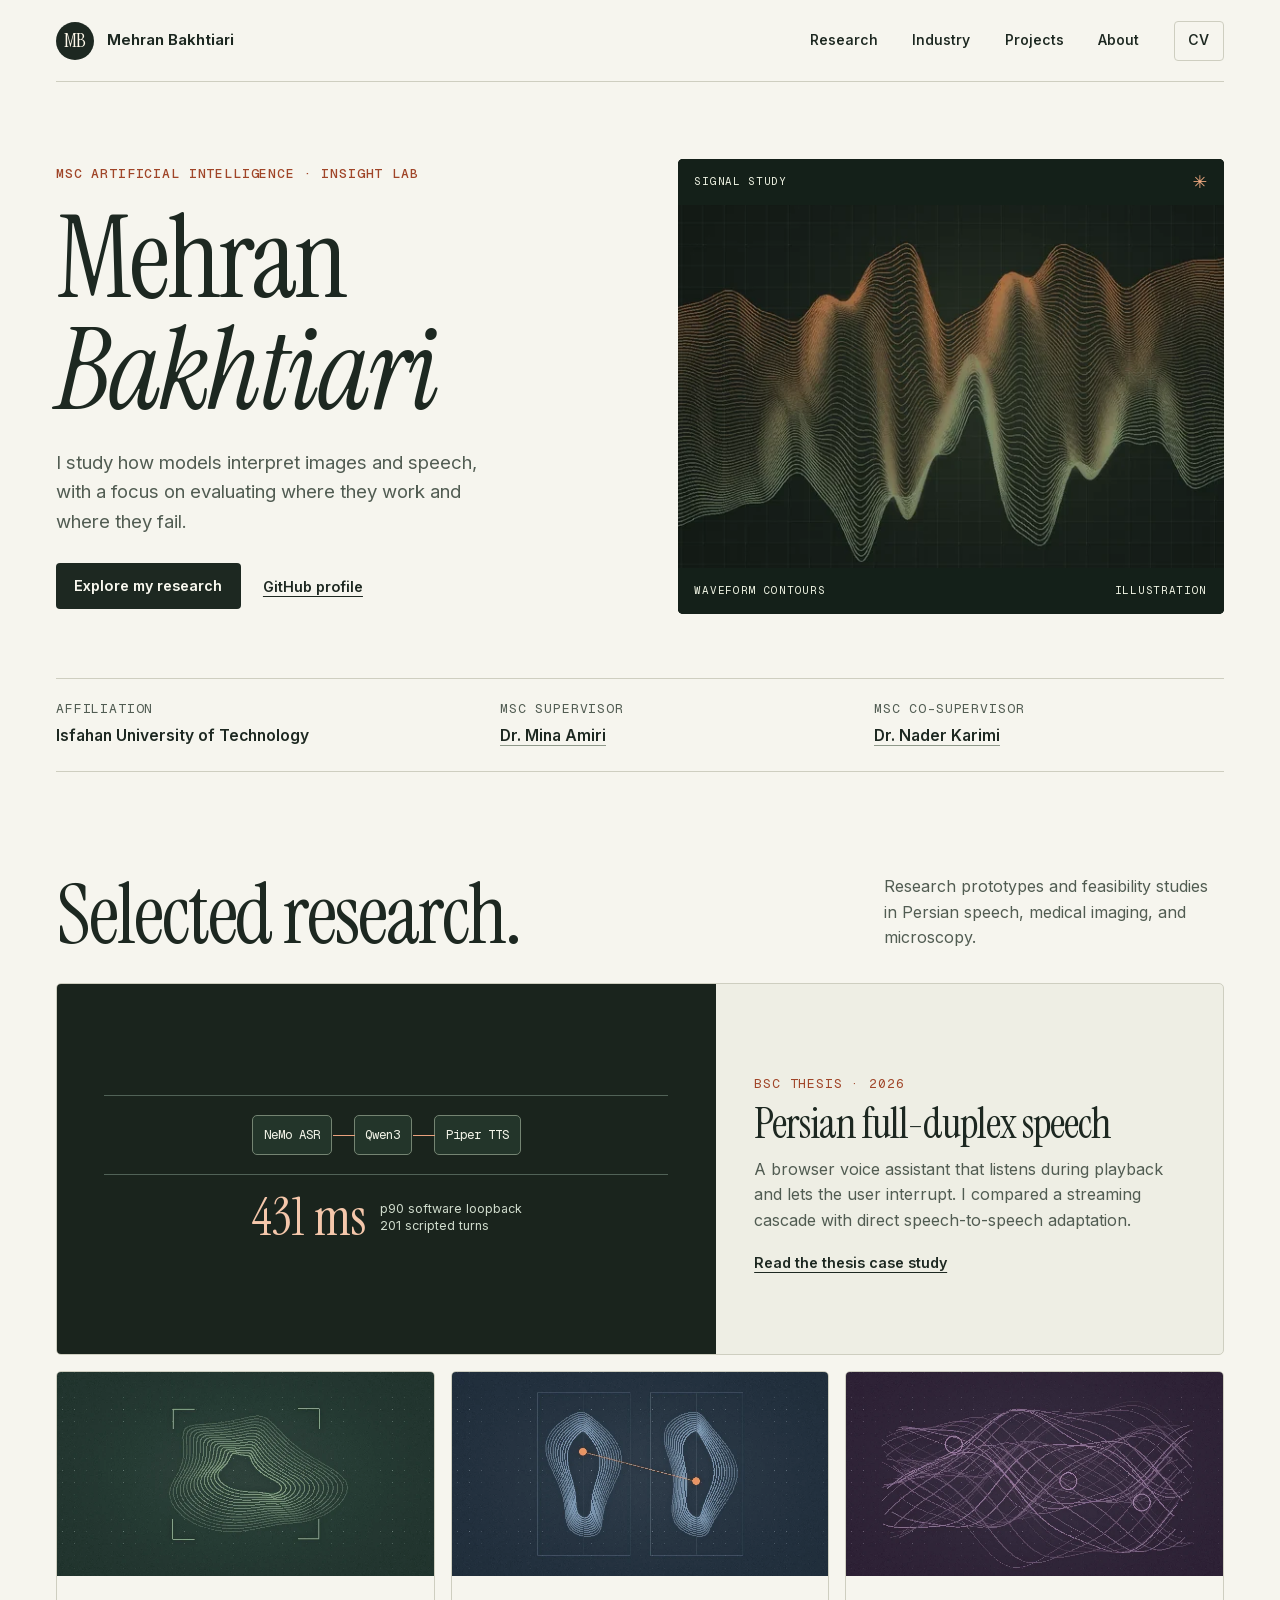
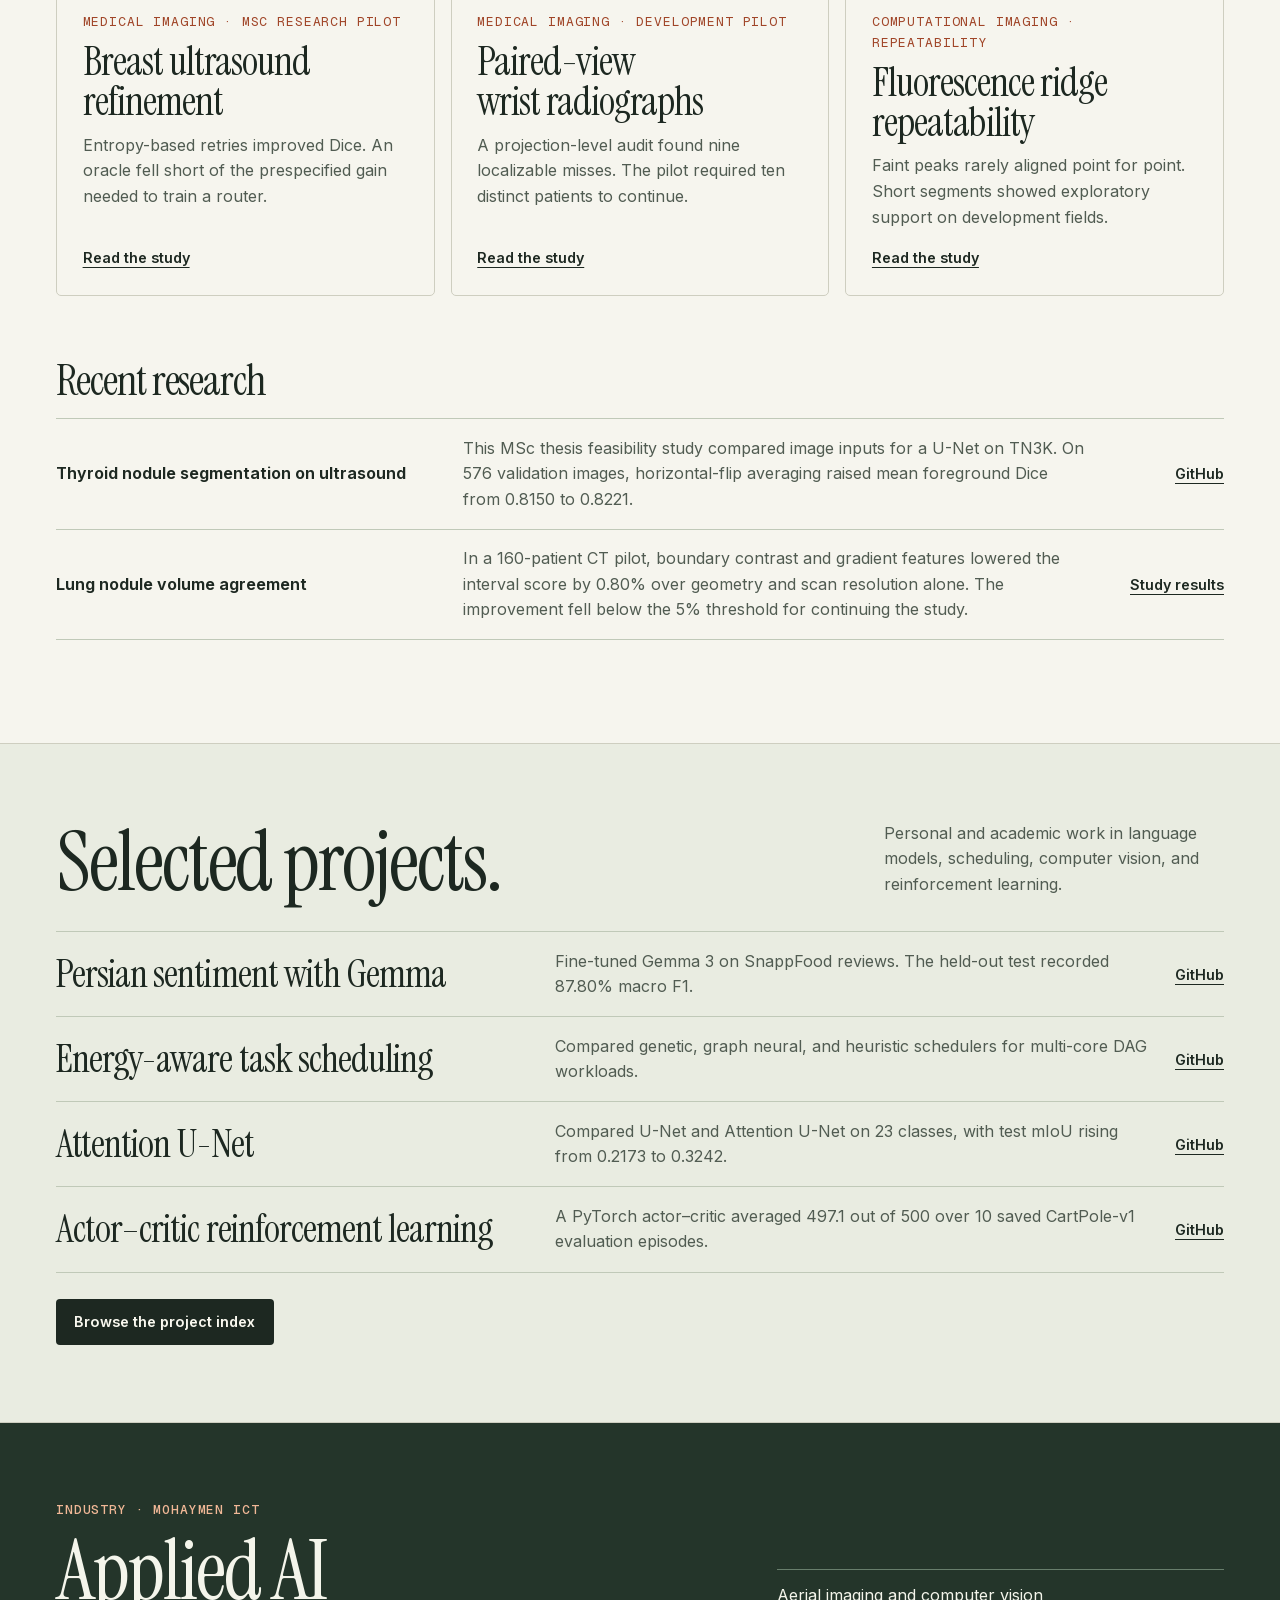
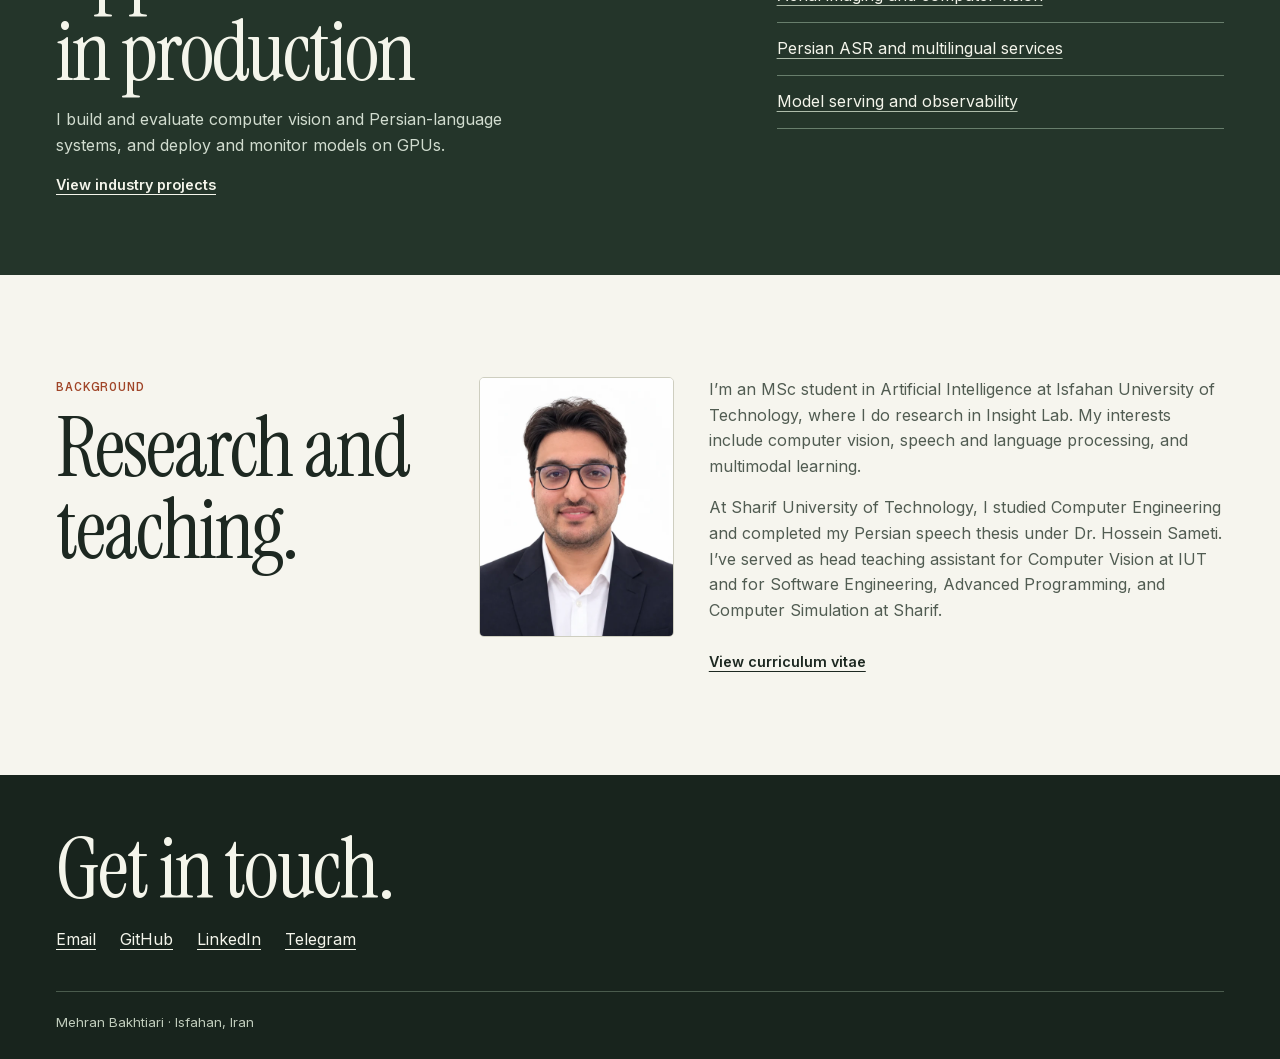
<file: index.html>
<!doctype html>
<html lang="en">
<head>
  <meta charset="utf-8">
  <meta name="viewport" content="width=device-width, initial-scale=1">
  <meta name="theme-color" content="#f6f5ee">
  <title>Mehran Bakhtiari · Artificial Intelligence</title>
  <meta name="description" content="Mehran Bakhtiari is an MSc student in Artificial Intelligence at Isfahan University of Technology. Explore research in Persian speech, medical imaging, and machine learning.">
  <meta property="og:type" content="website">
  <meta property="og:site_name" content="Mehran Bakhtiari">
  <meta property="og:title" content="Mehran Bakhtiari · Artificial Intelligence">
  <meta property="og:description" content="Mehran Bakhtiari is an MSc student in Artificial Intelligence at Isfahan University of Technology. Explore research in Persian speech, medical imaging, and machine learning.">
  <meta property="og:url" content="https://mehbakh82.github.io/">
  <meta property="og:image" content="https://mehbakh82.github.io/assets/social.jpg">
  <meta property="og:image:alt" content="Mehran Bakhtiari, Artificial Intelligence">
  <meta name="twitter:card" content="summary_large_image">
  <link rel="canonical" href="https://mehbakh82.github.io/">
  <link rel="icon" href="assets/favicon.png">
  <link rel="preload" href="assets/serif.woff2" as="font" type="font/woff2" crossorigin>
  <link rel="stylesheet" href="styles.css">
  <script type="application/ld+json">{"@context": "https://schema.org", "@type": "Person", "name": "Mehran Bakhtiari", "url": "https://mehbakh82.github.io/", "affiliation": {"@type": "CollegeOrUniversity", "name": "Isfahan University of Technology"}, "sameAs": ["https://github.com/mehbakh82", "https://www.linkedin.com/in/mehbakh82"]}</script>

</head>
<body>
  <a class="skip" href="#main">Skip to content</a>
  <header><div class="wrap">
    <a class="brand" href="index.html" aria-label="MB Mehran Bakhtiari, home"><span class="mark" aria-hidden="true">MB</span> <span class="brand-text">Mehran Bakhtiari</span></a>
    <nav aria-label="Main navigation"><a href="index.html#research">Research</a><a href="industry.html">Industry</a><a href="projects.html">Projects</a><a href="index.html#about">About</a><a href="cv.html" class="nav-cv">CV</a></nav>
  </div></header>
  <main id="main" tabindex="-1">
    <div class="wrap">
      <section class="hero">
        <div>
          <p class="kicker">MSc Artificial Intelligence · Insight Lab</p>
          <h1>Mehran <span>Bakhtiari</span></h1>
          <p class="intro">I study how models interpret images and speech, with a focus on evaluating where they work and where they fail.</p>
          <div class="actions"><a class="button" href="#research">Explore my research</a><a class="text-link" href="https://github.com/mehbakh82">GitHub profile</a></div>
        </div>
        <figure class="hero-art">
          <picture>
            <source media="(max-width: 720px)" srcset="assets/signal-small.webp">
            <img src="assets/signal.webp" width="1200" height="940" alt="" fetchpriority="high">
          </picture>
          <div class="art-top"><span class="caption">Signal study</span><span class="art-symbol" aria-hidden="true">✳</span></div>
          <figcaption class="art-bottom"><span class="caption">Waveform contours</span><span class="caption">Illustration</span></figcaption>
        </figure>
      </section>
      <dl class="affiliations">
        <div><dt class="label">Affiliation</dt><dd>Isfahan University of Technology</dd></div>
        <div><dt class="label">MSc supervisor</dt><dd><a href="https://scholar.google.com/citations?user=txV3rqgAAAAJ&amp;hl=en">Dr. Mina Amiri</a></dd></div>
        <div><dt class="label">MSc co-supervisor</dt><dd><a href="https://scholar.google.com/citations?user=mZGNr2QAAAAJ&amp;hl=en">Dr. Nader Karimi</a></dd></div>
      </dl>
      <section class="section" id="research">
        <div class="section-heading"><h2>Selected research.</h2><p>Research prototypes and feasibility studies in Persian speech, medical imaging, and microscopy.</p></div>
        <article class="feature">
          <div class="feature-media">
            <ol class="diagram" aria-label="Streaming speech cascade">
              <li>NeMo ASR</li><li>Qwen3</li><li>Piper TTS</li>
            </ol>
            <p class="feature-measure"><strong>431 ms</strong><span>p90 software loopback<br>201 scripted turns</span></p>
          </div>
          <div class="feature-body">
            <p class="meta">BSc thesis · 2026</p><h3>Persian full-duplex speech</h3>
            <p>A browser voice assistant that listens during playback and lets the user interrupt. I compared a streaming cascade with direct speech-to-speech adaptation.</p>
            <a class="text-link" href="research/persian-speech.html">Read the thesis case study</a>
          </div>
        </article>
        <div class="cards"><article class="card">
      <img src="assets/ultrasound.webp" width="740" height="415" loading="lazy" alt="">
      <div class="card-content"><p class="meta">Medical imaging · MSc research pilot</p>
        <h3>Breast ultrasound refinement</h3><p>Entropy-based retries improved Dice. An oracle fell short of the prespecified gain needed to train a router.</p>
        <a class="text-link" href="research/breast-ultrasound.html">Read the study<span class="visually-hidden"> on Recoverable errors in breast ultrasound</span></a>
      </div>
    </article><article class="card">
      <img src="assets/wrist.webp" width="740" height="415" loading="lazy" alt="">
      <div class="card-content"><p class="meta">Medical imaging · Development pilot</p>
        <h3>Paired-view wrist radiographs</h3><p>A projection-level audit found nine localizable misses. The pilot required ten distinct patients to continue.</p>
        <a class="text-link" href="research/paired-wrist.html">Read the study<span class="visually-hidden"> on Paired-view wrist radiographs</span></a>
      </div>
    </article><article class="card">
      <img src="assets/fluorescence.webp" width="740" height="415" loading="lazy" alt="">
      <div class="card-content"><p class="meta">Computational imaging · Repeatability</p>
        <h3>Fluorescence ridge repeatability</h3><p>Faint peaks rarely aligned point for point. Short segments showed exploratory support on development fields.</p>
        <a class="text-link" href="research/fluorescence-ridges.html">Read the study<span class="visually-hidden"> on Fluorescence ridge repeatability</span></a>
      </div>
    </article></div>
        <section class="research-updates" aria-labelledby="research-updates-heading">
          <h3 id="research-updates-heading">Recent research</h3>
          <div class="work-list">
            <article class="work-row">
              <h4>Thyroid nodule segmentation on ultrasound</h4>
              <p>This MSc thesis feasibility study compared image inputs for a U-Net on TN3K. On 576 validation images, horizontal-flip averaging raised mean foreground Dice from 0.8150 to 0.8221.</p>
              <a class="text-link" href="https://github.com/mehbakh82/thyroid-nodule-segmentation">GitHub<span class="visually-hidden"> for thyroid nodule segmentation</span></a>
            </article>
            <article class="work-row">
              <h4>Lung nodule volume agreement</h4>
              <p>In a 160-patient CT pilot, boundary contrast and gradient features lowered the interval score by 0.80% over geometry and scan resolution alone. The improvement fell below the 5% threshold for continuing the study.</p>
              <a class="text-link" href="https://github.com/mehbakh82/nodule-volume-agreement/blob/main/RESULTS.md">Study results<span class="visually-hidden"> for lung nodule volume agreement</span></a>
            </article>
          </div>
        </section>
      </section>
    </div>
    <section class="band" id="engineering"><div class="wrap">
      <div class="section-heading"><h2>Selected projects.</h2><p>Personal and academic work in language models, scheduling, computer vision, and reinforcement learning.</p></div>
      <div class="work-list"><article class="work-row"><h3>Persian sentiment with Gemma</h3><p>Fine-tuned Gemma 3 on SnappFood reviews. The held-out test recorded 87.80% macro F1.</p><a class="text-link" href="https://github.com/mehbakh82/Gemma-Snappfood-Sentiment">GitHub<span class="visually-hidden"> for Persian sentiment with Gemma</span></a></article><article class="work-row"><h3>Energy-aware task scheduling</h3><p>Compared genetic, graph neural, and heuristic schedulers for multi-core DAG workloads.</p><a class="text-link" href="https://github.com/mehbakh82/Energy-Aware-Task-Scheduler">GitHub<span class="visually-hidden"> for Energy-aware task scheduling</span></a></article><article class="work-row"><h3>Attention U-Net</h3><p>Compared U-Net and Attention U-Net on 23 classes, with test mIoU rising from 0.2173 to 0.3242.</p><a class="text-link" href="https://github.com/mehbakh82/U-Net-Semantic-Segmentation">GitHub<span class="visually-hidden"> for Attention U-Net</span></a></article><article class="work-row"><h3>Actor–critic reinforcement learning</h3><p>A PyTorch actor–critic averaged 497.1 out of 500 over 10 saved CartPole-v1 evaluation episodes.</p><a class="text-link" href="https://github.com/mehbakh82/Deep-Reinforcement-Learning-Using-A2C-Algorithm">GitHub<span class="visually-hidden"> for Actor–critic reinforcement learning</span></a></article></div>
      <div class="actions"><a class="button" href="projects.html">Browse the project index</a></div>
    </div></section>
    <section class="industry-preview" aria-labelledby="industry-heading"><div class="wrap">
      <div><p class="kicker">Industry · Mohaymen ICT</p><h2 id="industry-heading">Applied AI in production</h2>
        <p>I build and evaluate computer vision and Persian-language systems, and deploy and monitor models on GPUs.</p>
        <a class="text-link" href="industry.html">View industry projects</a>
      </div>
      <ul class="industry-topics">
        <li><a href="industry.html#satellite-detection">Aerial imaging and computer vision</a></li>
        <li><a href="industry.html#persian-asr">Persian ASR and multilingual services</a></li>
        <li><a href="industry.html#model-serving">Model serving and observability</a></li>
      </ul>
    </div></section>
    <section class="section wrap about" id="about" aria-labelledby="about-heading">
      <div><p class="kicker">Background</p><h2 id="about-heading">Research and teaching.</h2></div>
      <div class="about-profile">
        <figure class="about-portrait">
          <img src="assets/mehran-bakhtiari.webp" alt="Portrait of Mehran Bakhtiari" width="540" height="720" loading="lazy" decoding="async">
        </figure>
        <div>
          <p>I’m an MSc student in Artificial Intelligence at Isfahan University of Technology, where I do research in Insight Lab. My interests include computer vision, speech and language processing, and multimodal learning.</p>
          <p>At Sharif University of Technology, I studied Computer Engineering and completed my Persian speech thesis under Dr. Hossein Sameti. I’ve served as head teaching assistant for Computer Vision at IUT and for Software Engineering, Advanced Programming, and Computer Simulation at Sharif.</p>
          <div class="actions"><a class="text-link" href="cv.html">View curriculum vitae</a></div>
        </div>
      </div>
    </section></main>
  <footer class="footer"><div class="wrap">
    <h2>Get in touch.</h2>
    <div class="footer-links"><a href="mailto:mehbakh82@gmail.com">Email</a><a href="https://github.com/mehbakh82">GitHub</a><a href="https://www.linkedin.com/in/mehbakh82">LinkedIn</a><a href="https://t.me/mehbakh82">Telegram</a></div>
    <small>Mehran Bakhtiari · Isfahan, Iran</small>
  </div></footer>
</body>
</html>
</file>
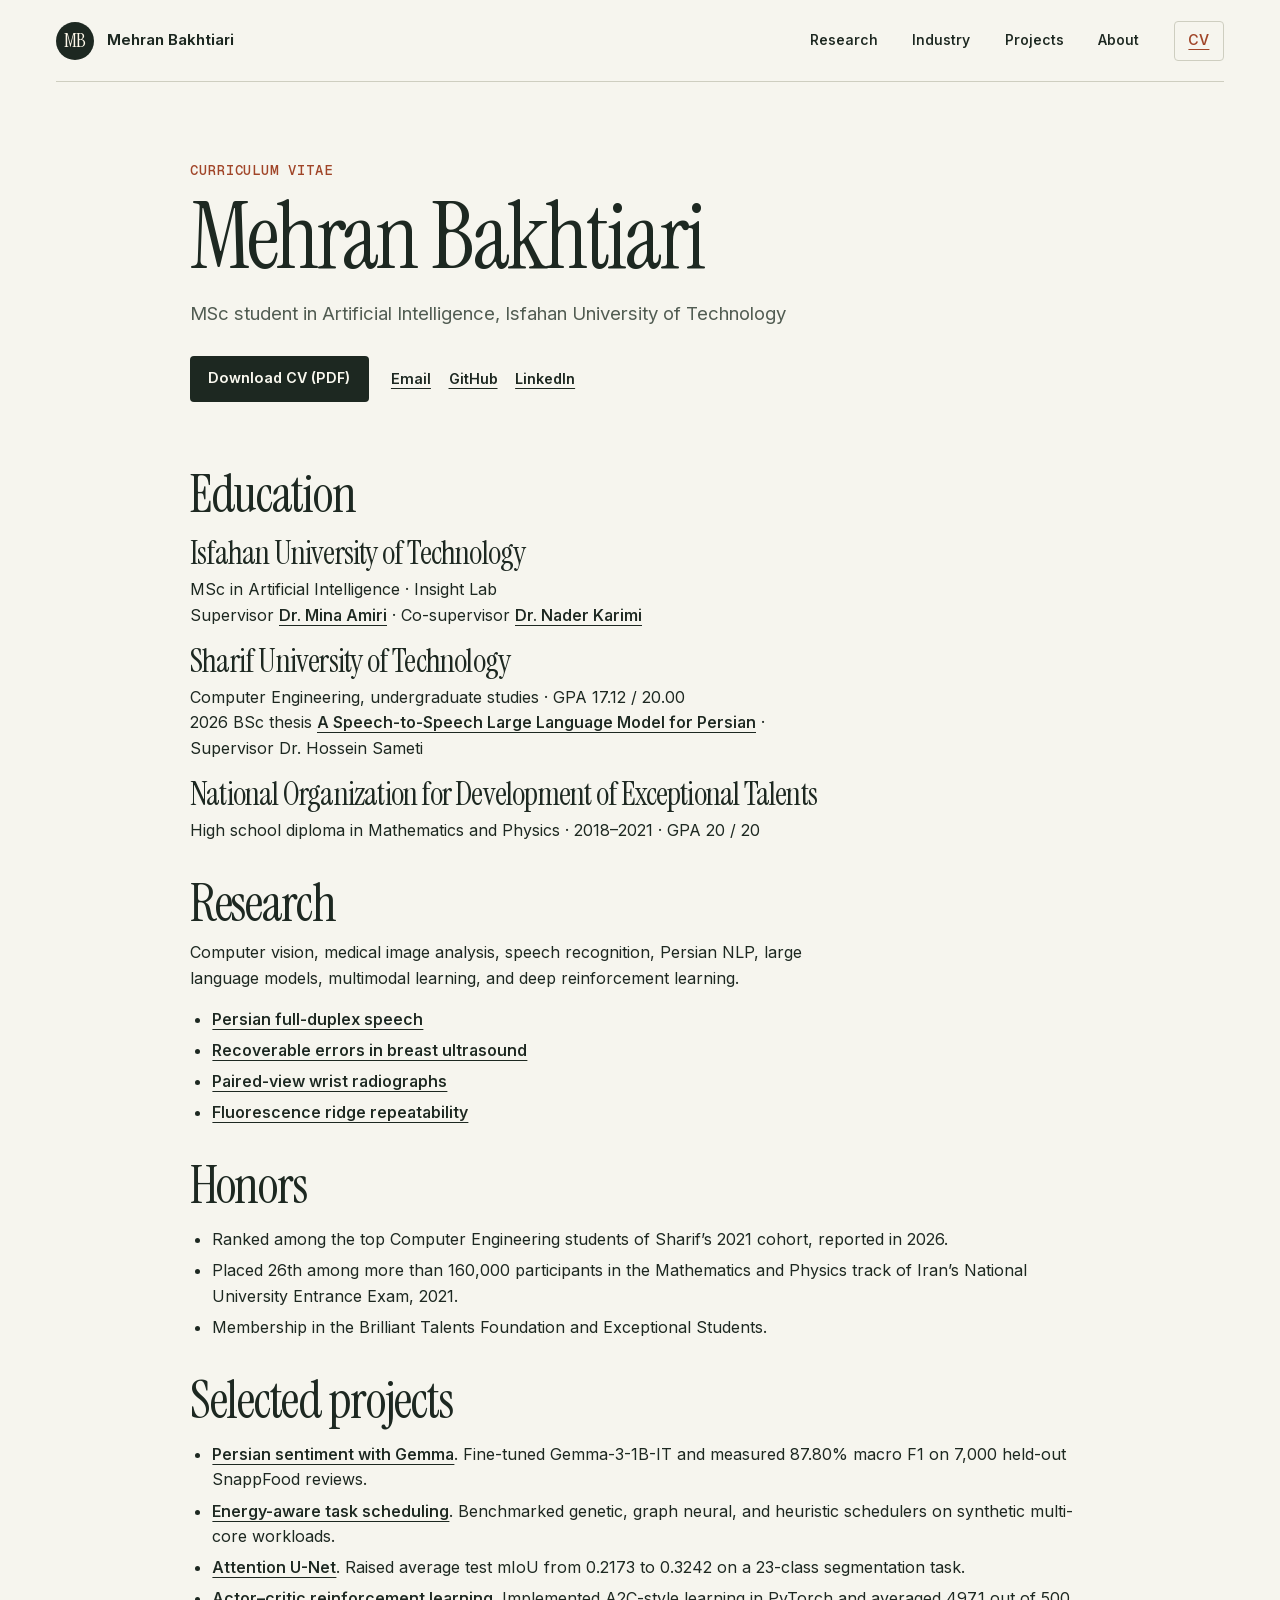
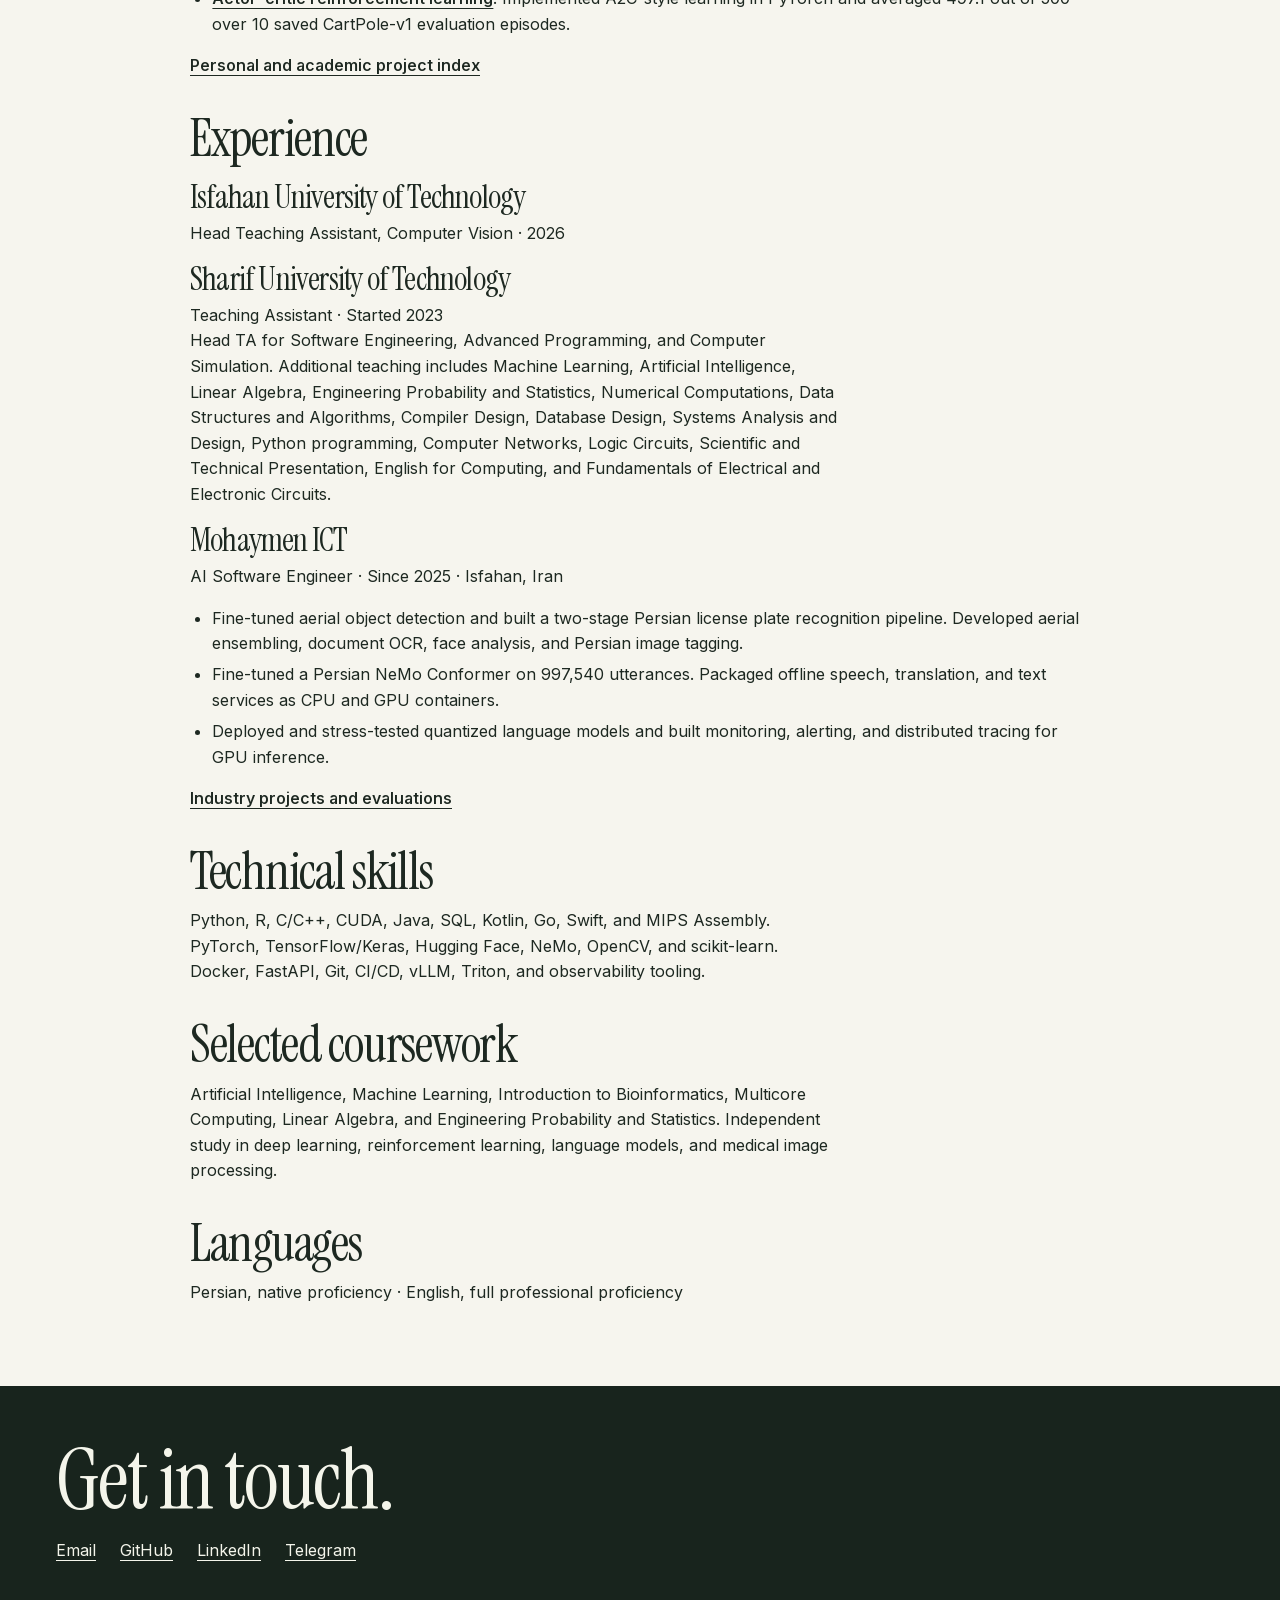
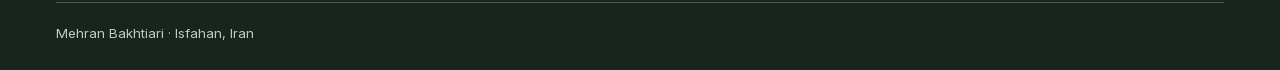
<file: cv.html>
<!doctype html>
<html lang="en">
<head>
  <meta charset="utf-8">
  <meta name="viewport" content="width=device-width, initial-scale=1">
  <meta name="theme-color" content="#f6f5ee">
  <title>Curriculum vitae · Mehran Bakhtiari</title>
  <meta name="description" content="Academic background, research, teaching, honors, and technical skills of Mehran Bakhtiari.">
  <meta property="og:type" content="website">
  <meta property="og:site_name" content="Mehran Bakhtiari">
  <meta property="og:title" content="Curriculum vitae · Mehran Bakhtiari">
  <meta property="og:description" content="Academic background, research, teaching, honors, and technical skills of Mehran Bakhtiari.">
  <meta property="og:url" content="https://mehbakh82.github.io/cv.html">
  <meta property="og:image" content="https://mehbakh82.github.io/assets/social.jpg">
  <meta property="og:image:alt" content="Mehran Bakhtiari, Artificial Intelligence">
  <meta name="twitter:card" content="summary_large_image">
  <link rel="canonical" href="https://mehbakh82.github.io/cv.html">
  <link rel="icon" href="assets/favicon.png">
  <link rel="preload" href="assets/serif.woff2" as="font" type="font/woff2" crossorigin>
  <link rel="stylesheet" href="styles.css">


</head>
<body>
  <a class="skip" href="#main">Skip to content</a>
  <header><div class="wrap">
    <a class="brand" href="index.html" aria-label="MB Mehran Bakhtiari, home"><span class="mark" aria-hidden="true">MB</span> <span class="brand-text">Mehran Bakhtiari</span></a>
    <nav aria-label="Main navigation"><a href="index.html#research">Research</a><a href="industry.html">Industry</a><a href="projects.html">Projects</a><a href="index.html#about">About</a><a href="cv.html" aria-current="page" class="nav-cv">CV</a></nav>
  </div></header>
  <main id="main" tabindex="-1">
<div class="narrow">
 <div class="page-head cv-head"><p class="kicker">Curriculum vitae</p><h1>Mehran Bakhtiari</h1>
 <p>MSc student in Artificial Intelligence, Isfahan University of Technology</p>
 <div class="actions cv-actions"><a class="button" href="assets/Mehran-Bakhtiari-CV.pdf" download>Download CV (PDF)</a>
   <div class="cv-profiles"><a class="text-link" href="mailto:mehbakh82@gmail.com">Email</a><a class="text-link" href="https://github.com/mehbakh82">GitHub</a><a class="text-link" href="https://www.linkedin.com/in/mehbakh82">LinkedIn</a></div>
 </div>
 <p class="print-contact"><a href="mailto:mehbakh82@gmail.com">mehbakh82@gmail.com</a> · <a href="https://mehbakh82.github.io/">mehbakh82.github.io</a> · <a href="https://github.com/mehbakh82">github.com/mehbakh82</a></p></div>
 <div class="prose cv-content">
  <section><h2>Education</h2>
   <h3>Isfahan University of Technology</h3><p>MSc in Artificial Intelligence · Insight Lab<br>Supervisor <a href="https://scholar.google.com/citations?user=txV3rqgAAAAJ&amp;hl=en">Dr. Mina Amiri</a> · Co-supervisor <a href="https://scholar.google.com/citations?user=mZGNr2QAAAAJ&amp;hl=en">Dr. Nader Karimi</a></p>
   <h3>Sharif University of Technology</h3><p>Computer Engineering, undergraduate studies · GPA 17.12 / 20.00<br>2026 BSc thesis <a href="research/persian-speech.html">A Speech-to-Speech Large Language Model for Persian</a> · Supervisor Dr. Hossein Sameti</p>
   <h3>National Organization for Development of Exceptional Talents</h3><p>High school diploma in Mathematics and Physics · 2018–2021 · GPA 20 / 20</p>
  </section>
  <section><h2>Research</h2><p>Computer vision, medical image analysis, speech recognition, Persian NLP, large language models, multimodal learning, and deep reinforcement learning.</p>
   <ul><li><a href="research/persian-speech.html">Persian full-duplex speech</a></li><li><a href="research/breast-ultrasound.html">Recoverable errors in breast ultrasound</a></li><li><a href="research/paired-wrist.html">Paired-view wrist radiographs</a></li><li><a href="research/fluorescence-ridges.html">Fluorescence ridge repeatability</a></li></ul>
  </section>
  <section><h2>Honors</h2><ul>
   <li>Ranked among the top Computer Engineering students of Sharif’s 2021 cohort, reported in 2026.</li>
   <li>Placed 26th among more than 160,000 participants in the Mathematics and Physics track of Iran’s National University Entrance Exam, 2021.</li>
   <li>Membership in the Brilliant Talents Foundation and Exceptional Students.</li>
  </ul></section>
  <section><h2>Selected projects</h2>
   <ul>
    <li><a href="https://github.com/mehbakh82/Gemma-Snappfood-Sentiment">Persian sentiment with Gemma</a>. Fine-tuned Gemma-3-1B-IT and measured 87.80% macro F1 on 7,000 held-out SnappFood reviews.</li>
    <li><a href="https://github.com/mehbakh82/Energy-Aware-Task-Scheduler">Energy-aware task scheduling</a>. Benchmarked genetic, graph neural, and heuristic schedulers on synthetic multi-core workloads.</li>
    <li><a href="https://github.com/mehbakh82/U-Net-Semantic-Segmentation">Attention U-Net</a>. Raised average test mIoU from 0.2173 to 0.3242 on a 23-class segmentation task.</li>
    <li><a href="https://github.com/mehbakh82/Deep-Reinforcement-Learning-Using-A2C-Algorithm">Actor–critic reinforcement learning</a>. Implemented A2C-style learning in PyTorch and averaged 497.1 out of 500 over 10 saved CartPole-v1 evaluation episodes.</li>
   </ul>
   <p><a href="projects.html">Personal and academic project index</a></p>
  </section>
  <section class="cv-experience"><h2>Experience</h2>
   <h3>Isfahan University of Technology</h3><p>Head Teaching Assistant, Computer Vision · 2026</p>
   <h3>Sharif University of Technology</h3><p>Teaching Assistant · Started 2023<br>Head TA for Software Engineering, Advanced Programming, and Computer Simulation. Additional teaching includes Machine Learning, Artificial Intelligence, Linear Algebra, Engineering Probability and Statistics, Numerical Computations, Data Structures and Algorithms, Compiler Design, Database Design, Systems Analysis and Design, Python programming, Computer Networks, Logic Circuits, Scientific and Technical Presentation, English for Computing, and Fundamentals of Electrical and Electronic Circuits.</p>
   <h3>Mohaymen ICT</h3><p>AI Software Engineer · Since 2025 · Isfahan, Iran</p>
   <ul class="cv-industry">
     <li>Fine-tuned aerial object detection and built a two-stage Persian license plate recognition pipeline. Developed aerial ensembling, document OCR, face analysis, and Persian image tagging.</li>
     <li>Fine-tuned a Persian NeMo Conformer on 997,540 utterances. Packaged offline speech, translation, and text services as CPU and GPU containers.</li>
     <li>Deployed and stress-tested quantized language models and built monitoring, alerting, and distributed tracing for GPU inference.</li>
   </ul>
   <p><a href="industry.html">Industry projects and evaluations</a></p>
  </section>
  <section><h2>Technical skills</h2><p>Python, R, C/C++, CUDA, Java, SQL, Kotlin, Go, Swift, and MIPS Assembly. PyTorch, TensorFlow/Keras, Hugging Face, NeMo, OpenCV, and scikit-learn. Docker, FastAPI, Git, CI/CD, vLLM, Triton, and observability tooling.</p></section>
  <section><h2>Selected coursework</h2><p>Artificial Intelligence, Machine Learning, Introduction to Bioinformatics, Multicore Computing, Linear Algebra, and Engineering Probability and Statistics. Independent study in deep learning, reinforcement learning, language models, and medical image processing.</p></section>
  <section><h2>Languages</h2><p>Persian, native proficiency · English, full professional proficiency</p></section>
 </div>
</div></main>
  <footer class="footer"><div class="wrap">
    <h2>Get in touch.</h2>
    <div class="footer-links"><a href="mailto:mehbakh82@gmail.com">Email</a><a href="https://github.com/mehbakh82">GitHub</a><a href="https://www.linkedin.com/in/mehbakh82">LinkedIn</a><a href="https://t.me/mehbakh82">Telegram</a></div>
    <small>Mehran Bakhtiari · Isfahan, Iran</small>
  </div></footer>
</body>
</html>
</file>
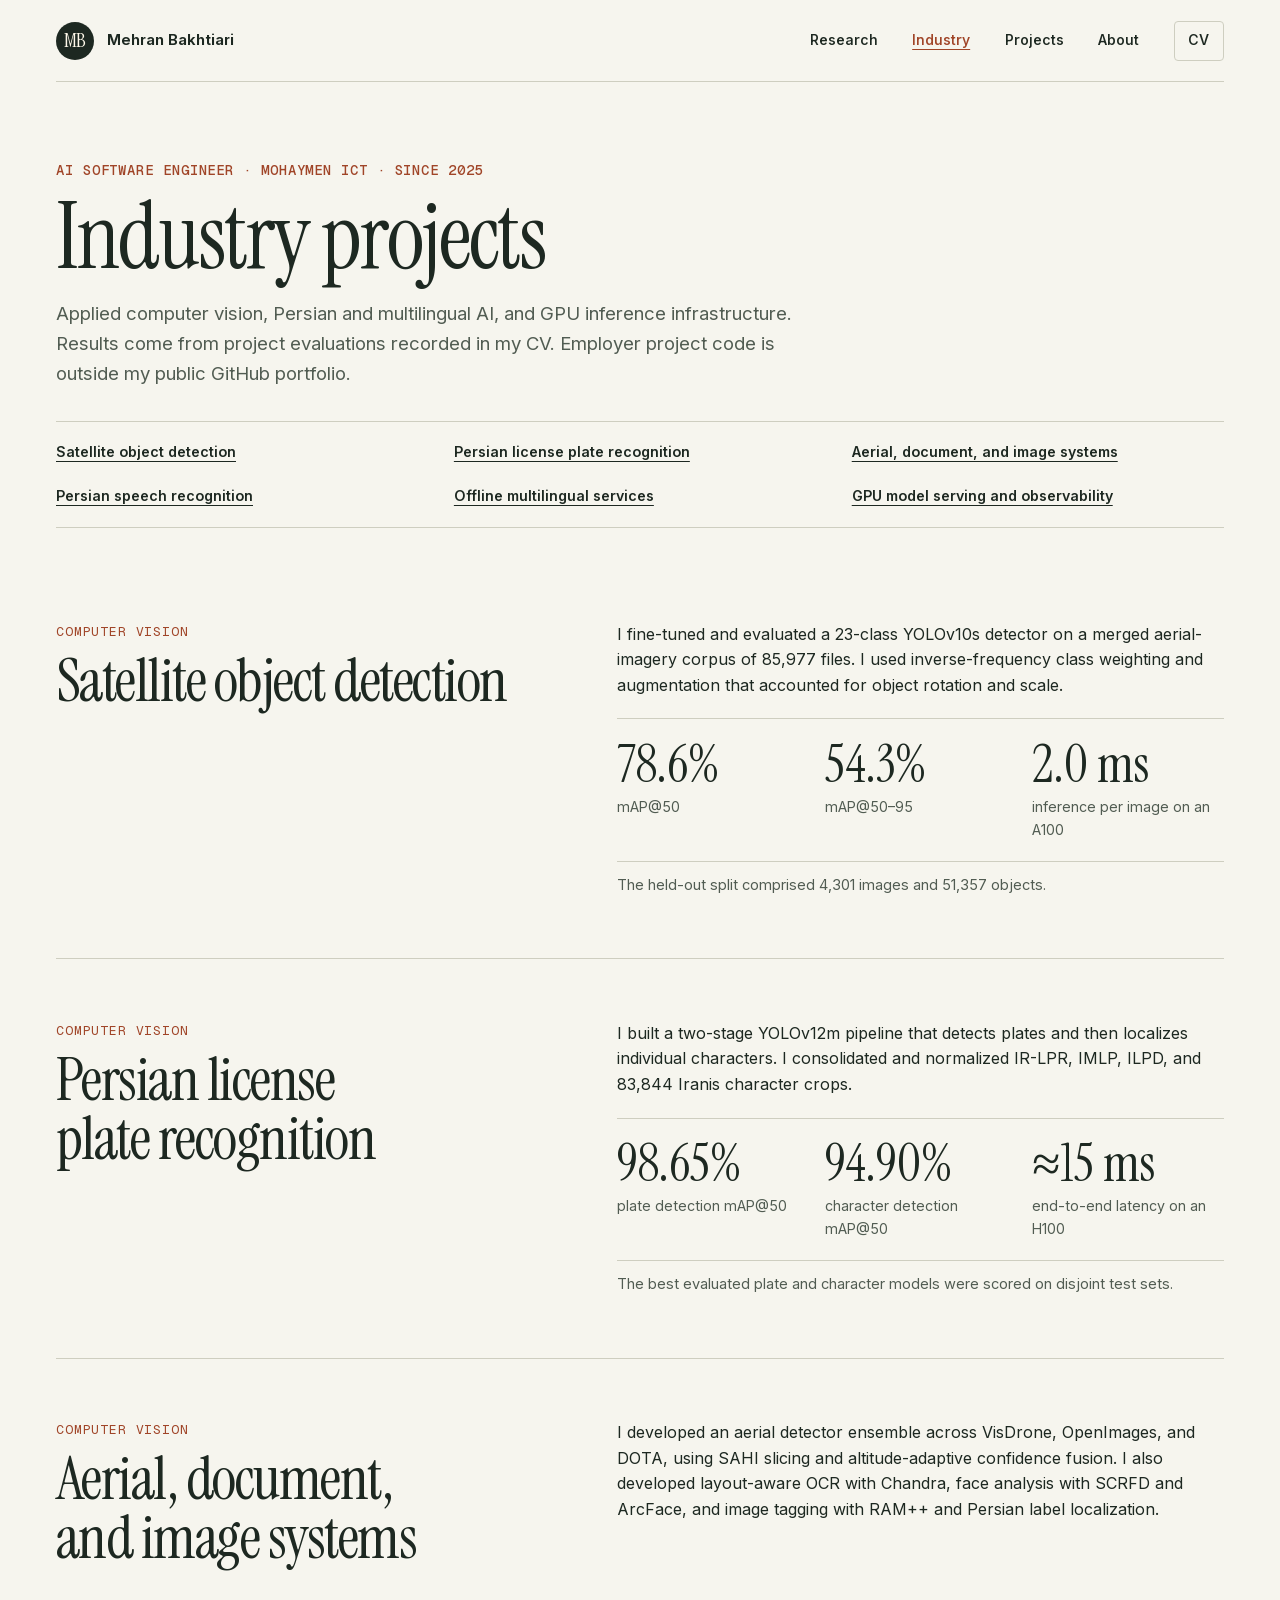
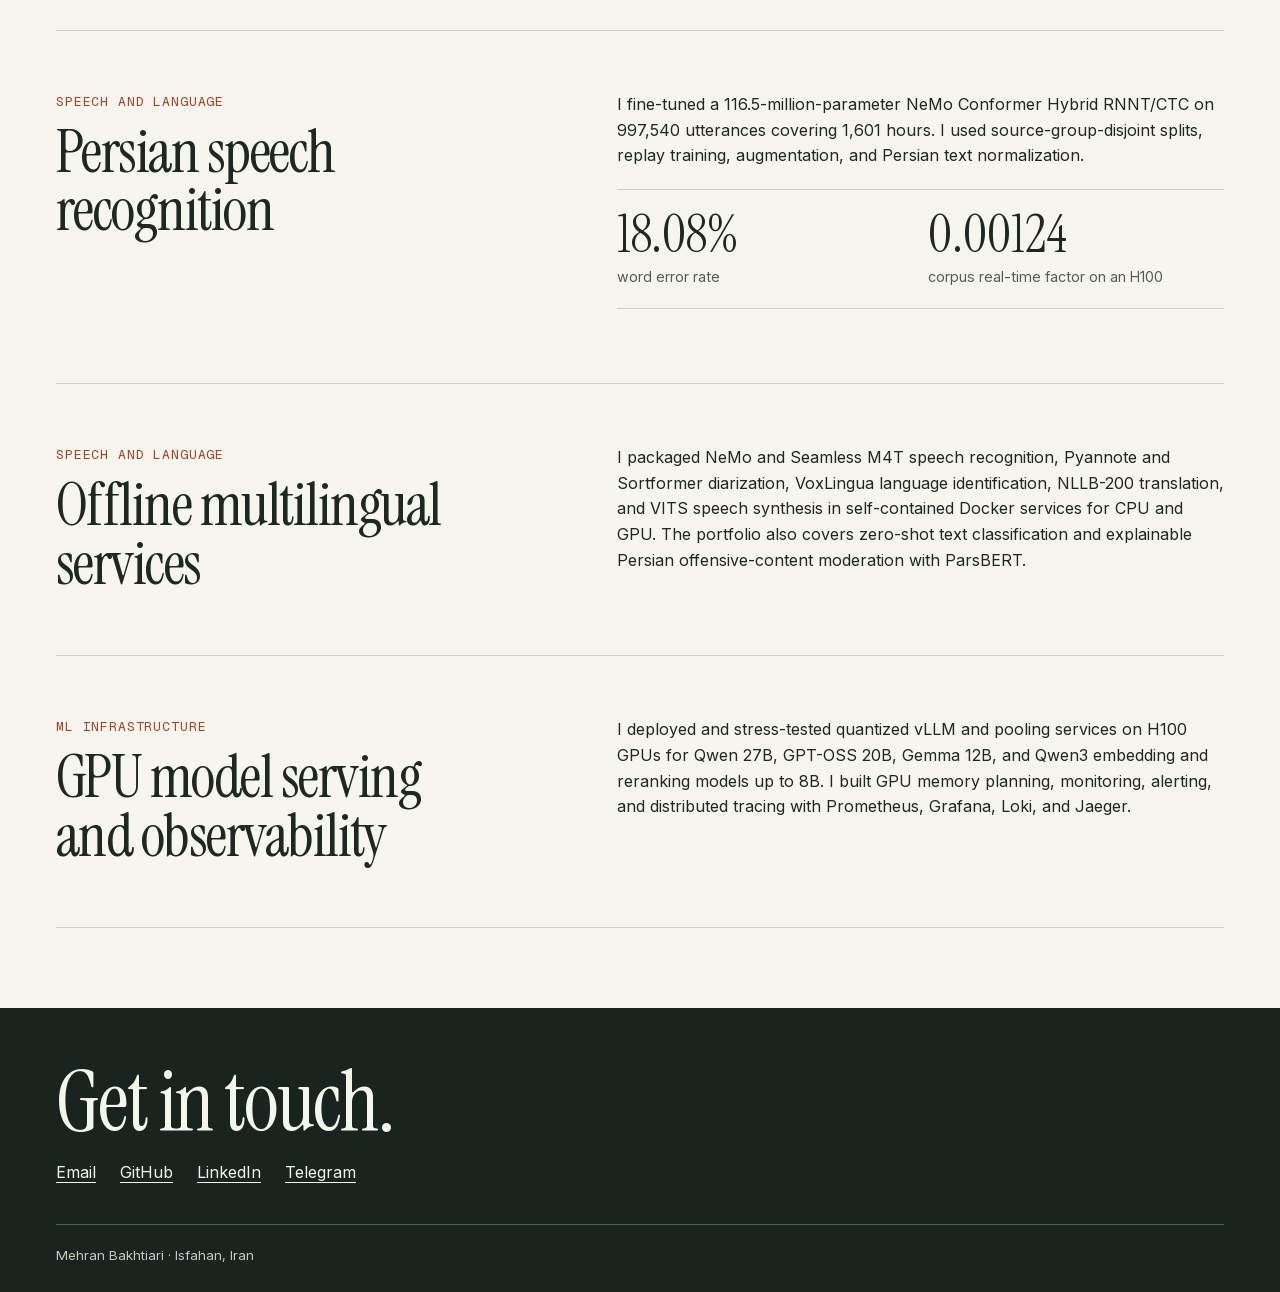
<file: industry.html>
<!doctype html>
<html lang="en">
<head>
  <meta charset="utf-8">
  <meta name="viewport" content="width=device-width, initial-scale=1">
  <meta name="theme-color" content="#f6f5ee">
  <title>Industry projects · Mehran Bakhtiari</title>
  <meta name="description" content="Mehran Bakhtiari’s work at Mohaymen ICT in aerial imaging, Persian ASR, offline multilingual services, and GPU model serving.">
  <meta property="og:type" content="website">
  <meta property="og:site_name" content="Mehran Bakhtiari">
  <meta property="og:title" content="Industry projects · Mehran Bakhtiari">
  <meta property="og:description" content="Mehran Bakhtiari’s work at Mohaymen ICT in aerial imaging, Persian ASR, offline multilingual services, and GPU model serving.">
  <meta property="og:url" content="https://mehbakh82.github.io/industry.html">
  <meta property="og:image" content="https://mehbakh82.github.io/assets/social.jpg">
  <meta property="og:image:alt" content="Mehran Bakhtiari, Artificial Intelligence">
  <meta name="twitter:card" content="summary_large_image">
  <link rel="canonical" href="https://mehbakh82.github.io/industry.html">
  <link rel="icon" href="assets/favicon.png">
  <link rel="preload" href="assets/serif.woff2" as="font" type="font/woff2" crossorigin>
  <link rel="stylesheet" href="styles.css">


</head>
<body>
  <a class="skip" href="#main">Skip to content</a>
  <header><div class="wrap">
    <a class="brand" href="index.html" aria-label="MB Mehran Bakhtiari, home"><span class="mark" aria-hidden="true">MB</span> <span class="brand-text">Mehran Bakhtiari</span></a>
    <nav aria-label="Main navigation"><a href="index.html#research">Research</a><a href="industry.html" aria-current="page">Industry</a><a href="projects.html">Projects</a><a href="index.html#about">About</a><a href="cv.html" class="nav-cv">CV</a></nav>
  </div></header>
  <main id="main" tabindex="-1">
<div class="wrap">
  <div class="page-head industry-head">
    <p class="kicker">AI Software Engineer · Mohaymen ICT · Since 2025</p>
    <h1>Industry projects</h1>
    <p>Applied computer vision, Persian and multilingual AI, and GPU inference infrastructure. Results come from project evaluations recorded in my CV. Employer project code is outside my public GitHub portfolio.</p>
  </div>
  <nav class="industry-nav" aria-label="Industry projects"><ul><li><a href="#satellite-detection">Satellite object detection</a></li><li><a href="#license-plates">Persian license plate recognition</a></li><li><a href="#vision-systems">Aerial, document, and image systems</a></li><li><a href="#persian-asr">Persian speech recognition</a></li><li><a href="#offline-services">Offline multilingual services</a></li><li><a href="#model-serving">GPU model serving and observability</a></li></ul></nav>
  <div class="industry-projects"><section id="satellite-detection" class="industry-project">
      <div><p class="meta">Computer vision</p><h2>Satellite object detection</h2></div>
      <div><p>I fine-tuned and evaluated a 23-class YOLOv10s detector on a merged aerial-imagery corpus of 85,977 files. I used inverse-frequency class weighting and augmentation that accounted for object rotation and scale.</p><dl class="findings" aria-label="Project evaluation"><div><dt>78.6%</dt><dd>mAP@50</dd></div><div><dt>54.3%</dt><dd>mAP@50–95</dd></div><div><dt>2.0 ms</dt><dd>inference per image on an A100</dd></div></dl><p class="evaluation-scope">The held-out split comprised 4,301 images and 51,357 objects.</p></div>
    </section><section id="license-plates" class="industry-project">
      <div><p class="meta">Computer vision</p><h2>Persian license plate recognition</h2></div>
      <div><p>I built a two-stage YOLOv12m pipeline that detects plates and then localizes individual characters. I consolidated and normalized IR-LPR, IMLP, ILPD, and 83,844 Iranis character crops.</p><dl class="findings" aria-label="Project evaluation"><div><dt>98.65%</dt><dd>plate detection mAP@50</dd></div><div><dt>94.90%</dt><dd>character detection mAP@50</dd></div><div><dt>≈15 ms</dt><dd>end-to-end latency on an H100</dd></div></dl><p class="evaluation-scope">The best evaluated plate and character models were scored on disjoint test sets.</p></div>
    </section><section id="vision-systems" class="industry-project">
      <div><p class="meta">Computer vision</p><h2>Aerial, document, and image systems</h2></div>
      <div><p>I developed an aerial detector ensemble across VisDrone, OpenImages, and DOTA, using SAHI slicing and altitude-adaptive confidence fusion. I also developed layout-aware OCR with Chandra, face analysis with SCRFD and ArcFace, and image tagging with RAM++ and Persian label localization.</p></div>
    </section><section id="persian-asr" class="industry-project">
      <div><p class="meta">Speech and language</p><h2>Persian speech recognition</h2></div>
      <div><p>I fine-tuned a 116.5-million-parameter NeMo Conformer Hybrid RNNT/CTC on 997,540 utterances covering 1,601 hours. I used source-group-disjoint splits, replay training, augmentation, and Persian text normalization.</p><dl class="findings" aria-label="Project evaluation"><div><dt>18.08%</dt><dd>word error rate</dd></div><div><dt>0.00124</dt><dd>corpus real-time factor on an H100</dd></div></dl></div>
    </section><section id="offline-services" class="industry-project">
      <div><p class="meta">Speech and language</p><h2>Offline multilingual services</h2></div>
      <div><p>I packaged NeMo and Seamless M4T speech recognition, Pyannote and Sortformer diarization, VoxLingua language identification, NLLB-200 translation, and VITS speech synthesis in self-contained Docker services for CPU and GPU. The portfolio also covers zero-shot text classification and explainable Persian offensive-content moderation with ParsBERT.</p></div>
    </section><section id="model-serving" class="industry-project">
      <div><p class="meta">ML infrastructure</p><h2>GPU model serving and observability</h2></div>
      <div><p>I deployed and stress-tested quantized vLLM and pooling services on H100 GPUs for Qwen 27B, GPT-OSS 20B, Gemma 12B, and Qwen3 embedding and reranking models up to 8B. I built GPU memory planning, monitoring, alerting, and distributed tracing with Prometheus, Grafana, Loki, and Jaeger.</p></div>
    </section></div>
</div></main>
  <footer class="footer"><div class="wrap">
    <h2>Get in touch.</h2>
    <div class="footer-links"><a href="mailto:mehbakh82@gmail.com">Email</a><a href="https://github.com/mehbakh82">GitHub</a><a href="https://www.linkedin.com/in/mehbakh82">LinkedIn</a><a href="https://t.me/mehbakh82">Telegram</a></div>
    <small>Mehran Bakhtiari · Isfahan, Iran</small>
  </div></footer>
</body>
</html>
</file>
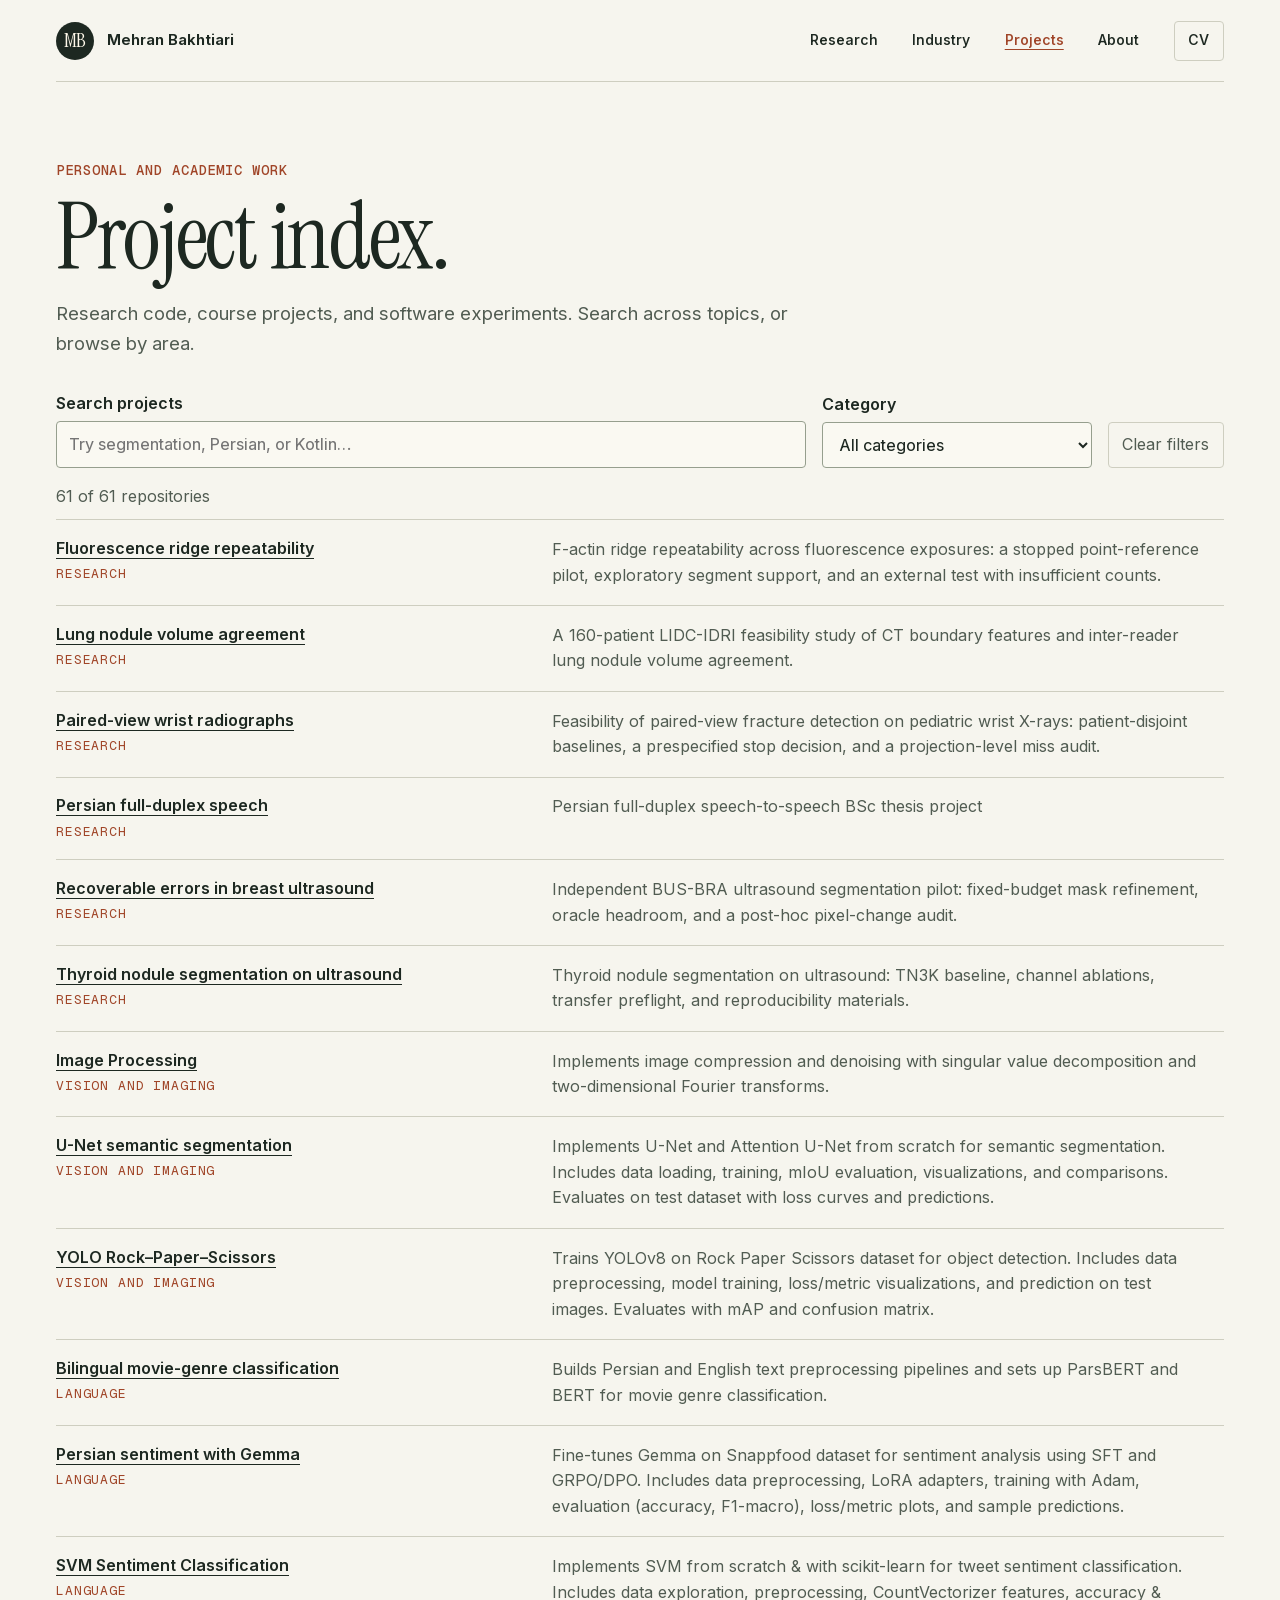
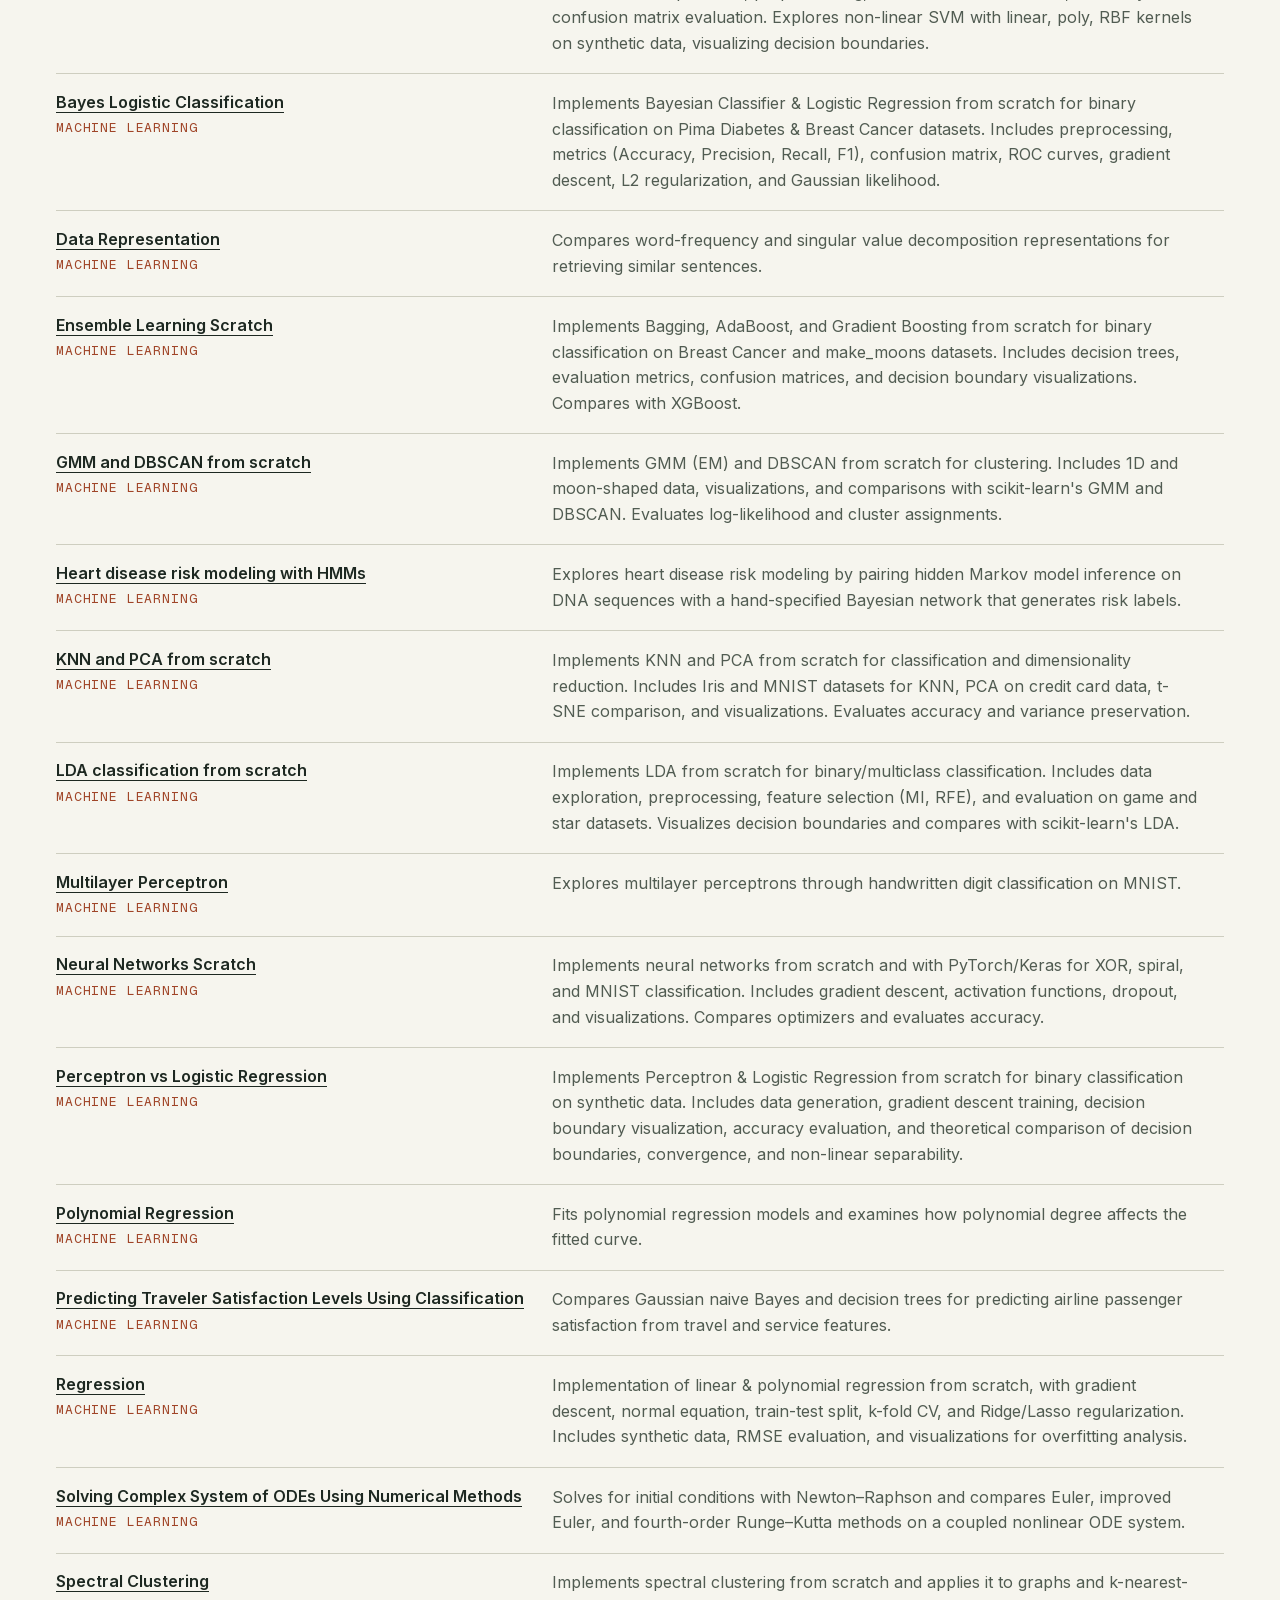
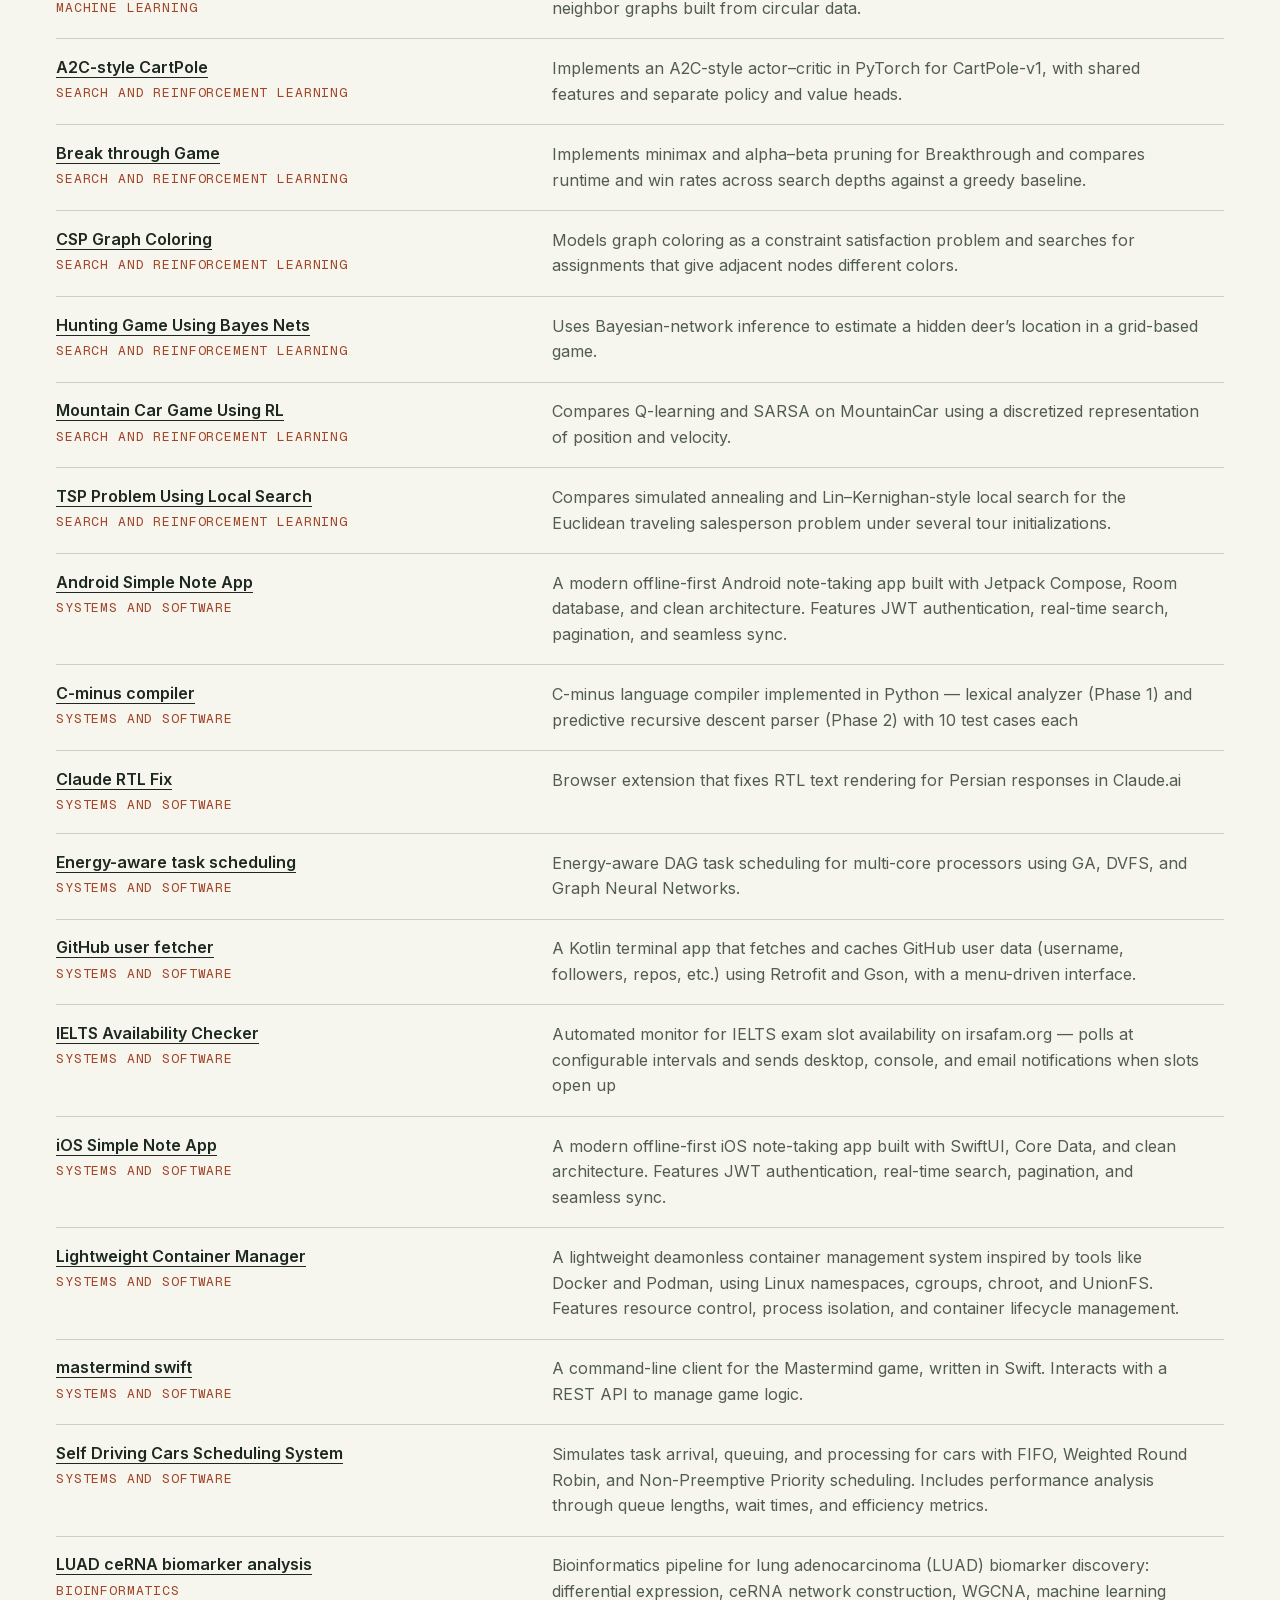
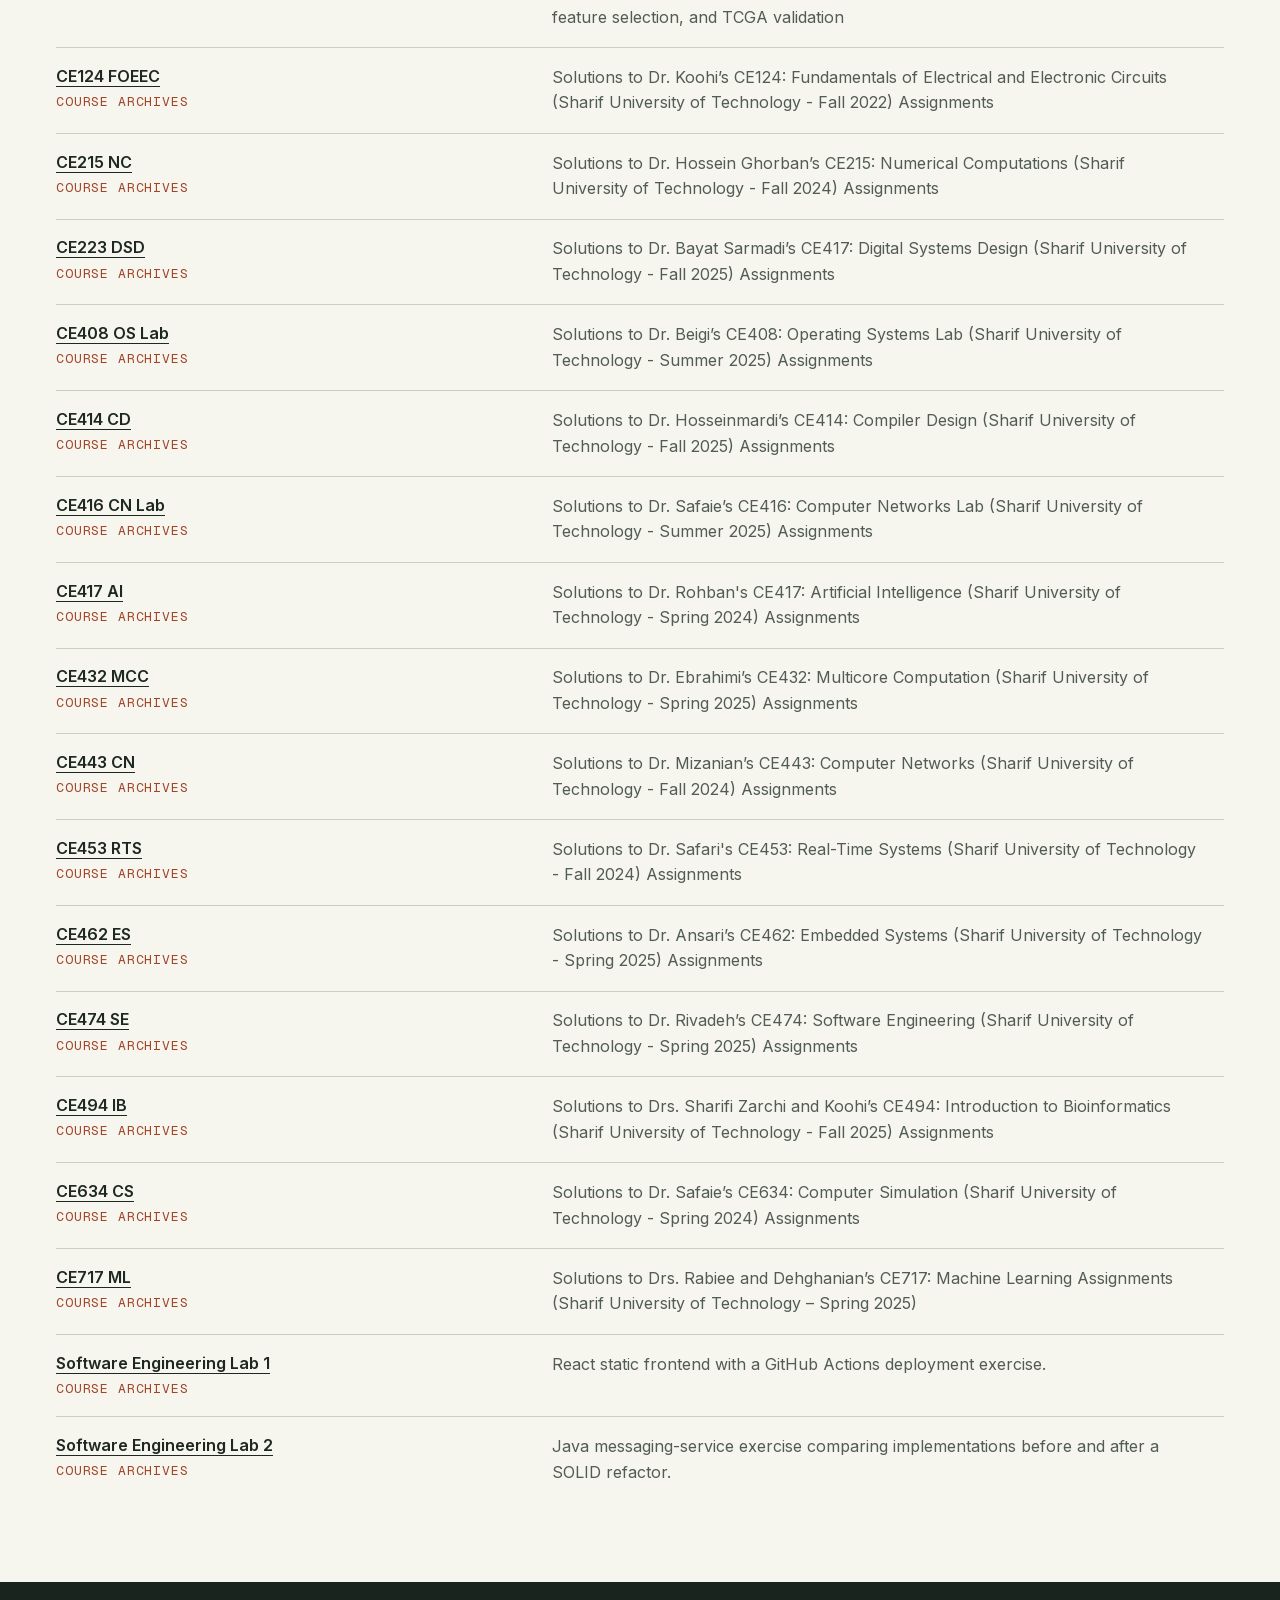
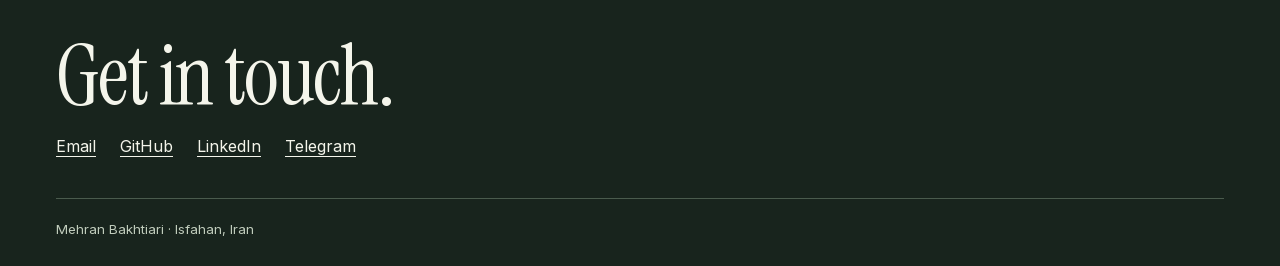
<file: projects.html>
<!doctype html>
<html lang="en">
<head>
  <meta charset="utf-8">
  <meta name="viewport" content="width=device-width, initial-scale=1">
  <meta name="theme-color" content="#f6f5ee">
  <title>Project index · Mehran Bakhtiari</title>
  <meta name="description" content="Explore Mehran Bakhtiari’s public personal and academic projects in AI, imaging, language, and systems.">
  <meta property="og:type" content="website">
  <meta property="og:site_name" content="Mehran Bakhtiari">
  <meta property="og:title" content="Project index · Mehran Bakhtiari">
  <meta property="og:description" content="Explore Mehran Bakhtiari’s public personal and academic projects in AI, imaging, language, and systems.">
  <meta property="og:url" content="https://mehbakh82.github.io/projects.html">
  <meta property="og:image" content="https://mehbakh82.github.io/assets/social.jpg">
  <meta property="og:image:alt" content="Mehran Bakhtiari, Artificial Intelligence">
  <meta name="twitter:card" content="summary_large_image">
  <link rel="canonical" href="https://mehbakh82.github.io/projects.html">
  <link rel="icon" href="assets/favicon.png">
  <link rel="preload" href="assets/serif.woff2" as="font" type="font/woff2" crossorigin>
  <link rel="stylesheet" href="styles.css">

  <script src="archive.js" defer></script>
</head>
<body>
  <a class="skip" href="#main">Skip to content</a>
  <header><div class="wrap">
    <a class="brand" href="index.html" aria-label="MB Mehran Bakhtiari, home"><span class="mark" aria-hidden="true">MB</span> <span class="brand-text">Mehran Bakhtiari</span></a>
    <nav aria-label="Main navigation"><a href="index.html#research">Research</a><a href="industry.html">Industry</a><a href="projects.html" aria-current="page">Projects</a><a href="index.html#about">About</a><a href="cv.html" class="nav-cv">CV</a></nav>
  </div></header>
  <main id="main" tabindex="-1">
<div class="wrap archive">
  <div class="page-head"><p class="kicker">Personal and academic work</p><h1>Project index.</h1><p>Research code, course projects, and software experiments. Search across topics, or browse by area.</p></div>
  <form class="filter-form" role="search" aria-label="Project filters" hidden>
    <label for="search">Search projects<input id="search" name="q" type="search" autocomplete="off" placeholder="Try segmentation, Persian, or Kotlin…"></label>
    <label for="category">Category<select id="category" name="category" autocomplete="off"><option value="">All categories</option><!-- project-categories:start --><option>Research</option><option>Vision and imaging</option><option>Language</option><option>Machine learning</option><option>Search and reinforcement learning</option><option>Systems and software</option><option>Bioinformatics</option><option>Course archives</option><!-- project-categories:end --></select></label>
    <button class="filter-reset" type="reset">Clear filters</button>
  </form>
  <p id="count" role="status"><!-- project-count:start -->61 repositories<!-- project-count:end --></p><p id="empty" hidden>No projects match. Change the search or category.</p>
  <section aria-label="Repositories"><!-- project-rows:start -->
    <article class="archive-row" data-category="Research" data-repo="fluorescence-ridge-repeatability">
      <div><h2><a href="https://github.com/mehbakh82/fluorescence-ridge-repeatability">Fluorescence ridge repeatability</a></h2><p class="meta">Research</p></div>
      <p>F-actin ridge repeatability across fluorescence exposures: a stopped point-reference pilot, exploratory segment support, and an external test with insufficient counts.</p>
    </article>
    <article class="archive-row" data-category="Research" data-repo="nodule-volume-agreement">
      <div><h2><a href="https://github.com/mehbakh82/nodule-volume-agreement">Lung nodule volume agreement</a></h2><p class="meta">Research</p></div>
      <p>A 160-patient LIDC-IDRI feasibility study of CT boundary features and inter-reader lung nodule volume agreement.</p>
    </article>
    <article class="archive-row" data-category="Research" data-repo="paired-wrist-fracture-evidence">
      <div><h2><a href="https://github.com/mehbakh82/paired-wrist-fracture-evidence">Paired-view wrist radiographs</a></h2><p class="meta">Research</p></div>
      <p>Feasibility of paired-view fracture detection on pediatric wrist X-rays: patient-disjoint baselines, a prespecified stop decision, and a projection-level miss audit.</p>
    </article>
    <article class="archive-row" data-category="Research" data-repo="Thesis_Project">
      <div><h2><a href="https://github.com/mehbakh82/Thesis_Project">Persian full-duplex speech</a></h2><p class="meta">Research</p></div>
      <p>Persian full-duplex speech-to-speech BSc thesis project</p>
    </article>
    <article class="archive-row" data-category="Research" data-repo="recoverable-us-segmentation">
      <div><h2><a href="https://github.com/mehbakh82/recoverable-us-segmentation">Recoverable errors in breast ultrasound</a></h2><p class="meta">Research</p></div>
      <p>Independent BUS-BRA ultrasound segmentation pilot: fixed-budget mask refinement, oracle headroom, and a post-hoc pixel-change audit.</p>
    </article>
    <article class="archive-row" data-category="Research" data-repo="thyroid-nodule-segmentation">
      <div><h2><a href="https://github.com/mehbakh82/thyroid-nodule-segmentation">Thyroid nodule segmentation on ultrasound</a></h2><p class="meta">Research</p></div>
      <p>Thyroid nodule segmentation on ultrasound: TN3K baseline, channel ablations, transfer preflight, and reproducibility materials.</p>
    </article>
    <article class="archive-row" data-category="Vision and imaging" data-repo="Image-Processing">
      <div><h2><a href="https://github.com/mehbakh82/Image-Processing">Image Processing</a></h2><p class="meta">Vision and imaging</p></div>
      <p>Implements image compression and denoising with singular value decomposition and two-dimensional Fourier transforms.</p>
    </article>
    <article class="archive-row" data-category="Vision and imaging" data-repo="U-Net-Semantic-Segmentation">
      <div><h2><a href="https://github.com/mehbakh82/U-Net-Semantic-Segmentation">U-Net semantic segmentation</a></h2><p class="meta">Vision and imaging</p></div>
      <p>Implements U-Net and Attention U-Net from scratch for semantic segmentation. Includes data loading, training, mIoU evaluation, visualizations, and comparisons. Evaluates on test dataset with loss curves and predictions.</p>
    </article>
    <article class="archive-row" data-category="Vision and imaging" data-repo="YOLO-RockPaperScissors">
      <div><h2><a href="https://github.com/mehbakh82/YOLO-RockPaperScissors">YOLO Rock–Paper–Scissors</a></h2><p class="meta">Vision and imaging</p></div>
      <p>Trains YOLOv8 on Rock Paper Scissors dataset for object detection. Includes data preprocessing, model training, loss/metric visualizations, and prediction on test images. Evaluates with mAP and confusion matrix.</p>
    </article>
    <article class="archive-row" data-category="Language" data-repo="NLP-Text-Classification">
      <div><h2><a href="https://github.com/mehbakh82/NLP-Text-Classification">Bilingual movie-genre classification</a></h2><p class="meta">Language</p></div>
      <p>Builds Persian and English text preprocessing pipelines and sets up ParsBERT and BERT for movie genre classification.</p>
    </article>
    <article class="archive-row" data-category="Language" data-repo="Gemma-Snappfood-Sentiment">
      <div><h2><a href="https://github.com/mehbakh82/Gemma-Snappfood-Sentiment">Persian sentiment with Gemma</a></h2><p class="meta">Language</p></div>
      <p>Fine-tunes Gemma on Snappfood dataset for sentiment analysis using SFT and GRPO/DPO. Includes data preprocessing, LoRA adapters, training with Adam, evaluation (accuracy, F1-macro), loss/metric plots, and sample predictions.</p>
    </article>
    <article class="archive-row" data-category="Language" data-repo="SVM-Sentiment-Classification">
      <div><h2><a href="https://github.com/mehbakh82/SVM-Sentiment-Classification">SVM Sentiment Classification</a></h2><p class="meta">Language</p></div>
      <p>Implements SVM from scratch &amp; with scikit-learn for tweet sentiment classification. Includes data exploration, preprocessing, CountVectorizer features, accuracy &amp; confusion matrix evaluation. Explores non-linear SVM with linear, poly, RBF kernels on synthetic data, visualizing decision boundaries.</p>
    </article>
    <article class="archive-row" data-category="Machine learning" data-repo="Bayes-Logistic-Classification">
      <div><h2><a href="https://github.com/mehbakh82/Bayes-Logistic-Classification">Bayes Logistic Classification</a></h2><p class="meta">Machine learning</p></div>
      <p>Implements Bayesian Classifier &amp; Logistic Regression from scratch for binary classification on Pima Diabetes &amp; Breast Cancer datasets. Includes preprocessing, metrics (Accuracy, Precision, Recall, F1), confusion matrix, ROC curves, gradient descent, L2 regularization, and Gaussian likelihood.</p>
    </article>
    <article class="archive-row" data-category="Machine learning" data-repo="Data-Representation">
      <div><h2><a href="https://github.com/mehbakh82/Data-Representation">Data Representation</a></h2><p class="meta">Machine learning</p></div>
      <p>Compares word-frequency and singular value decomposition representations for retrieving similar sentences.</p>
    </article>
    <article class="archive-row" data-category="Machine learning" data-repo="Ensemble-Learning-Scratch">
      <div><h2><a href="https://github.com/mehbakh82/Ensemble-Learning-Scratch">Ensemble Learning Scratch</a></h2><p class="meta">Machine learning</p></div>
      <p>Implements Bagging, AdaBoost, and Gradient Boosting from scratch for binary classification on Breast Cancer and make_moons datasets. Includes decision trees, evaluation metrics, confusion matrices, and decision boundary visualizations. Compares with XGBoost.</p>
    </article>
    <article class="archive-row" data-category="Machine learning" data-repo="GMM-DBSCAN-Scratch">
      <div><h2><a href="https://github.com/mehbakh82/GMM-DBSCAN-Scratch">GMM and DBSCAN from scratch</a></h2><p class="meta">Machine learning</p></div>
      <p>Implements GMM (EM) and DBSCAN from scratch for clustering. Includes 1D and moon-shaped data, visualizations, and comparisons with scikit-learn&#x27;s GMM and DBSCAN. Evaluates log-likelihood and cluster assignments.</p>
    </article>
    <article class="archive-row" data-category="Machine learning" data-repo="Heart-Disease-Prediction-Using-Hidden-Markov-Models">
      <div><h2><a href="https://github.com/mehbakh82/Heart-Disease-Prediction-Using-Hidden-Markov-Models">Heart disease risk modeling with HMMs</a></h2><p class="meta">Machine learning</p></div>
      <p>Explores heart disease risk modeling by pairing hidden Markov model inference on DNA sequences with a hand-specified Bayesian network that generates risk labels.</p>
    </article>
    <article class="archive-row" data-category="Machine learning" data-repo="KNN-PCA-Scratch">
      <div><h2><a href="https://github.com/mehbakh82/KNN-PCA-Scratch">KNN and PCA from scratch</a></h2><p class="meta">Machine learning</p></div>
      <p>Implements KNN and PCA from scratch for classification and dimensionality reduction. Includes Iris and MNIST datasets for KNN, PCA on credit card data, t-SNE comparison, and visualizations. Evaluates accuracy and variance preservation.</p>
    </article>
    <article class="archive-row" data-category="Machine learning" data-repo="LDA-Classification-Scratch">
      <div><h2><a href="https://github.com/mehbakh82/LDA-Classification-Scratch">LDA classification from scratch</a></h2><p class="meta">Machine learning</p></div>
      <p>Implements LDA from scratch for binary/multiclass classification. Includes data exploration, preprocessing, feature selection (MI, RFE), and evaluation on game and star datasets. Visualizes decision boundaries and compares with scikit-learn&#x27;s LDA.</p>
    </article>
    <article class="archive-row" data-category="Machine learning" data-repo="Multilayer-Perceptron">
      <div><h2><a href="https://github.com/mehbakh82/Multilayer-Perceptron">Multilayer Perceptron</a></h2><p class="meta">Machine learning</p></div>
      <p>Explores multilayer perceptrons through handwritten digit classification on MNIST.</p>
    </article>
    <article class="archive-row" data-category="Machine learning" data-repo="Neural-Networks-Scratch">
      <div><h2><a href="https://github.com/mehbakh82/Neural-Networks-Scratch">Neural Networks Scratch</a></h2><p class="meta">Machine learning</p></div>
      <p>Implements neural networks from scratch and with PyTorch/Keras for XOR, spiral, and MNIST classification. Includes gradient descent, activation functions, dropout, and visualizations. Compares optimizers and evaluates accuracy.</p>
    </article>
    <article class="archive-row" data-category="Machine learning" data-repo="Perceptron-vs-Logistic-Regression">
      <div><h2><a href="https://github.com/mehbakh82/Perceptron-vs-Logistic-Regression">Perceptron vs Logistic Regression</a></h2><p class="meta">Machine learning</p></div>
      <p>Implements Perceptron &amp; Logistic Regression from scratch for binary classification on synthetic data. Includes data generation, gradient descent training, decision boundary visualization, accuracy evaluation, and theoretical comparison of decision boundaries, convergence, and non-linear separability.</p>
    </article>
    <article class="archive-row" data-category="Machine learning" data-repo="Polynomial-Regression">
      <div><h2><a href="https://github.com/mehbakh82/Polynomial-Regression">Polynomial Regression</a></h2><p class="meta">Machine learning</p></div>
      <p>Fits polynomial regression models and examines how polynomial degree affects the fitted curve.</p>
    </article>
    <article class="archive-row" data-category="Machine learning" data-repo="Predicting-Traveler-Satisfaction-Levels-Using-Classification">
      <div><h2><a href="https://github.com/mehbakh82/Predicting-Traveler-Satisfaction-Levels-Using-Classification">Predicting Traveler Satisfaction Levels Using Classification</a></h2><p class="meta">Machine learning</p></div>
      <p>Compares Gaussian naive Bayes and decision trees for predicting airline passenger satisfaction from travel and service features.</p>
    </article>
    <article class="archive-row" data-category="Machine learning" data-repo="Regression">
      <div><h2><a href="https://github.com/mehbakh82/Regression">Regression</a></h2><p class="meta">Machine learning</p></div>
      <p>Implementation of linear &amp; polynomial regression from scratch, with gradient descent, normal equation, train-test split, k-fold CV, and Ridge/Lasso regularization. Includes synthetic data, RMSE evaluation, and visualizations for overfitting analysis.</p>
    </article>
    <article class="archive-row" data-category="Machine learning" data-repo="Solving-Complex-System-of-ODEs-Using-Numerical-Methods">
      <div><h2><a href="https://github.com/mehbakh82/Solving-Complex-System-of-ODEs-Using-Numerical-Methods">Solving Complex System of ODEs Using Numerical Methods</a></h2><p class="meta">Machine learning</p></div>
      <p>Solves for initial conditions with Newton–Raphson and compares Euler, improved Euler, and fourth-order Runge–Kutta methods on a coupled nonlinear ODE system.</p>
    </article>
    <article class="archive-row" data-category="Machine learning" data-repo="Spectral-Clustering">
      <div><h2><a href="https://github.com/mehbakh82/Spectral-Clustering">Spectral Clustering</a></h2><p class="meta">Machine learning</p></div>
      <p>Implements spectral clustering from scratch and applies it to graphs and k-nearest-neighbor graphs built from circular data.</p>
    </article>
    <article class="archive-row" data-category="Search and reinforcement learning" data-repo="Deep-Reinforcement-Learning-Using-A2C-Algorithm">
      <div><h2><a href="https://github.com/mehbakh82/Deep-Reinforcement-Learning-Using-A2C-Algorithm">A2C-style CartPole</a></h2><p class="meta">Search and reinforcement learning</p></div>
      <p>Implements an A2C-style actor–critic in PyTorch for CartPole-v1, with shared features and separate policy and value heads.</p>
    </article>
    <article class="archive-row" data-category="Search and reinforcement learning" data-repo="Break-through-Game">
      <div><h2><a href="https://github.com/mehbakh82/Break-through-Game">Break through Game</a></h2><p class="meta">Search and reinforcement learning</p></div>
      <p>Implements minimax and alpha–beta pruning for Breakthrough and compares runtime and win rates across search depths against a greedy baseline.</p>
    </article>
    <article class="archive-row" data-category="Search and reinforcement learning" data-repo="CSP-Graph-Coloring">
      <div><h2><a href="https://github.com/mehbakh82/CSP-Graph-Coloring">CSP Graph Coloring</a></h2><p class="meta">Search and reinforcement learning</p></div>
      <p>Models graph coloring as a constraint satisfaction problem and searches for assignments that give adjacent nodes different colors.</p>
    </article>
    <article class="archive-row" data-category="Search and reinforcement learning" data-repo="Hunting-Game-Using-Bayes-Nets">
      <div><h2><a href="https://github.com/mehbakh82/Hunting-Game-Using-Bayes-Nets">Hunting Game Using Bayes Nets</a></h2><p class="meta">Search and reinforcement learning</p></div>
      <p>Uses Bayesian-network inference to estimate a hidden deer’s location in a grid-based game.</p>
    </article>
    <article class="archive-row" data-category="Search and reinforcement learning" data-repo="Mountain-Car-Game-Using-RL">
      <div><h2><a href="https://github.com/mehbakh82/Mountain-Car-Game-Using-RL">Mountain Car Game Using RL</a></h2><p class="meta">Search and reinforcement learning</p></div>
      <p>Compares Q-learning and SARSA on MountainCar using a discretized representation of position and velocity.</p>
    </article>
    <article class="archive-row" data-category="Search and reinforcement learning" data-repo="TSP-Problem-Using-Local-Search">
      <div><h2><a href="https://github.com/mehbakh82/TSP-Problem-Using-Local-Search">TSP Problem Using Local Search</a></h2><p class="meta">Search and reinforcement learning</p></div>
      <p>Compares simulated annealing and Lin–Kernighan-style local search for the Euclidean traveling salesperson problem under several tour initializations.</p>
    </article>
    <article class="archive-row" data-category="Systems and software" data-repo="AndroidSimpleNoteApp">
      <div><h2><a href="https://github.com/mehbakh82/AndroidSimpleNoteApp">Android Simple Note App</a></h2><p class="meta">Systems and software</p></div>
      <p>A modern offline-first Android note-taking app built with Jetpack Compose, Room database, and clean architecture. Features JWT authentication, real-time search, pagination, and seamless sync.</p>
    </article>
    <article class="archive-row" data-category="Systems and software" data-repo="C-Minus-Compiler">
      <div><h2><a href="https://github.com/mehbakh82/C-Minus-Compiler">C-minus compiler</a></h2><p class="meta">Systems and software</p></div>
      <p>C-minus language compiler implemented in Python — lexical analyzer (Phase 1) and predictive recursive descent parser (Phase 2) with 10 test cases each</p>
    </article>
    <article class="archive-row" data-category="Systems and software" data-repo="Claude-RTL-Fix">
      <div><h2><a href="https://github.com/mehbakh82/Claude-RTL-Fix">Claude RTL Fix</a></h2><p class="meta">Systems and software</p></div>
      <p>Browser extension that fixes RTL text rendering for Persian responses in Claude.ai</p>
    </article>
    <article class="archive-row" data-category="Systems and software" data-repo="Energy-Aware-Task-Scheduler">
      <div><h2><a href="https://github.com/mehbakh82/Energy-Aware-Task-Scheduler">Energy-aware task scheduling</a></h2><p class="meta">Systems and software</p></div>
      <p>Energy-aware DAG task scheduling for multi-core processors using GA, DVFS, and Graph Neural Networks.</p>
    </article>
    <article class="archive-row" data-category="Systems and software" data-repo="GithubUserFetcher">
      <div><h2><a href="https://github.com/mehbakh82/GithubUserFetcher">GitHub user fetcher</a></h2><p class="meta">Systems and software</p></div>
      <p>A Kotlin terminal app that fetches and caches GitHub user data (username, followers, repos, etc.) using Retrofit and Gson, with a menu-driven interface.</p>
    </article>
    <article class="archive-row" data-category="Systems and software" data-repo="IELTS-Availability-Checker">
      <div><h2><a href="https://github.com/mehbakh82/IELTS-Availability-Checker">IELTS Availability Checker</a></h2><p class="meta">Systems and software</p></div>
      <p>Automated monitor for IELTS exam slot availability on irsafam.org — polls at configurable intervals and sends desktop, console, and email notifications when slots open up</p>
    </article>
    <article class="archive-row" data-category="Systems and software" data-repo="IOSSimpleNoteApp">
      <div><h2><a href="https://github.com/mehbakh82/IOSSimpleNoteApp">iOS Simple Note App</a></h2><p class="meta">Systems and software</p></div>
      <p>A modern offline-first iOS note-taking app built with SwiftUI, Core Data, and clean architecture. Features JWT authentication, real-time search, pagination, and seamless sync.</p>
    </article>
    <article class="archive-row" data-category="Systems and software" data-repo="Lightweight-Container-Manager">
      <div><h2><a href="https://github.com/mehbakh82/Lightweight-Container-Manager">Lightweight Container Manager</a></h2><p class="meta">Systems and software</p></div>
      <p>A lightweight deamonless container management system inspired by tools like Docker and Podman, using Linux namespaces, cgroups, chroot, and UnionFS. Features resource control, process isolation, and container lifecycle management.</p>
    </article>
    <article class="archive-row" data-category="Systems and software" data-repo="mastermind-swift">
      <div><h2><a href="https://github.com/mehbakh82/mastermind-swift">mastermind swift</a></h2><p class="meta">Systems and software</p></div>
      <p>A command-line client for the Mastermind game, written in Swift. Interacts with a REST API to manage game logic.</p>
    </article>
    <article class="archive-row" data-category="Systems and software" data-repo="Self-Driving-Cars-Scheduling-System">
      <div><h2><a href="https://github.com/mehbakh82/Self-Driving-Cars-Scheduling-System">Self Driving Cars Scheduling System</a></h2><p class="meta">Systems and software</p></div>
      <p>Simulates task arrival, queuing, and processing for cars with FIFO, Weighted Round Robin, and Non-Preemptive Priority scheduling. Includes performance analysis through queue lengths, wait times, and efficiency metrics.</p>
    </article>
    <article class="archive-row" data-category="Bioinformatics" data-repo="LUAD-ceRNA-Biomarker-Analysis">
      <div><h2><a href="https://github.com/mehbakh82/LUAD-ceRNA-Biomarker-Analysis">LUAD ceRNA biomarker analysis</a></h2><p class="meta">Bioinformatics</p></div>
      <p>Bioinformatics pipeline for lung adenocarcinoma (LUAD) biomarker discovery: differential expression, ceRNA network construction, WGCNA, machine learning feature selection, and TCGA validation</p>
    </article>
    <article class="archive-row" data-category="Course archives" data-repo="CE124-FOEEC">
      <div><h2><a href="https://github.com/mehbakh82/CE124-FOEEC">CE124 FOEEC</a></h2><p class="meta">Course archives</p></div>
      <p>Solutions to Dr. Koohi’s CE124: Fundamentals of Electrical and Electronic Circuits (Sharif University of Technology - Fall 2022) Assignments</p>
    </article>
    <article class="archive-row" data-category="Course archives" data-repo="CE215-NC">
      <div><h2><a href="https://github.com/mehbakh82/CE215-NC">CE215 NC</a></h2><p class="meta">Course archives</p></div>
      <p>Solutions to Dr. Hossein Ghorban’s CE215: Numerical Computations (Sharif University of Technology - Fall 2024) Assignments</p>
    </article>
    <article class="archive-row" data-category="Course archives" data-repo="CE223-DSD">
      <div><h2><a href="https://github.com/mehbakh82/CE223-DSD">CE223 DSD</a></h2><p class="meta">Course archives</p></div>
      <p>Solutions to Dr. Bayat Sarmadi’s CE417: Digital Systems Design (Sharif University of Technology - Fall 2025) Assignments</p>
    </article>
    <article class="archive-row" data-category="Course archives" data-repo="CE408-OS-Lab">
      <div><h2><a href="https://github.com/mehbakh82/CE408-OS-Lab">CE408 OS Lab</a></h2><p class="meta">Course archives</p></div>
      <p>Solutions to Dr. Beigi’s CE408: Operating Systems Lab (Sharif University of Technology - Summer 2025) Assignments</p>
    </article>
    <article class="archive-row" data-category="Course archives" data-repo="CE414-CD">
      <div><h2><a href="https://github.com/mehbakh82/CE414-CD">CE414 CD</a></h2><p class="meta">Course archives</p></div>
      <p>Solutions to Dr. Hosseinmardi’s CE414: Compiler Design (Sharif University of Technology - Fall 2025) Assignments</p>
    </article>
    <article class="archive-row" data-category="Course archives" data-repo="CE416-CN-Lab">
      <div><h2><a href="https://github.com/mehbakh82/CE416-CN-Lab">CE416 CN Lab</a></h2><p class="meta">Course archives</p></div>
      <p>Solutions to Dr. Safaie’s CE416: Computer Networks Lab (Sharif University of Technology - Summer 2025) Assignments</p>
    </article>
    <article class="archive-row" data-category="Course archives" data-repo="CE417-AI">
      <div><h2><a href="https://github.com/mehbakh82/CE417-AI">CE417 AI</a></h2><p class="meta">Course archives</p></div>
      <p>Solutions to Dr. Rohban&#x27;s CE417: Artificial Intelligence (Sharif University of Technology - Spring 2024) Assignments</p>
    </article>
    <article class="archive-row" data-category="Course archives" data-repo="CE432-MCC">
      <div><h2><a href="https://github.com/mehbakh82/CE432-MCC">CE432 MCC</a></h2><p class="meta">Course archives</p></div>
      <p>Solutions to Dr. Ebrahimi’s CE432: Multicore Computation (Sharif University of Technology - Spring 2025) Assignments</p>
    </article>
    <article class="archive-row" data-category="Course archives" data-repo="CE443-CN">
      <div><h2><a href="https://github.com/mehbakh82/CE443-CN">CE443 CN</a></h2><p class="meta">Course archives</p></div>
      <p>Solutions to Dr. Mizanian’s CE443: Computer Networks (Sharif University of Technology - Fall 2024) Assignments</p>
    </article>
    <article class="archive-row" data-category="Course archives" data-repo="CE453-RTS">
      <div><h2><a href="https://github.com/mehbakh82/CE453-RTS">CE453 RTS</a></h2><p class="meta">Course archives</p></div>
      <p>Solutions to Dr. Safari&#x27;s CE453: Real-Time Systems (Sharif University of Technology - Fall 2024) Assignments</p>
    </article>
    <article class="archive-row" data-category="Course archives" data-repo="CE462-ES">
      <div><h2><a href="https://github.com/mehbakh82/CE462-ES">CE462 ES</a></h2><p class="meta">Course archives</p></div>
      <p>Solutions to Dr. Ansari’s CE462: Embedded Systems (Sharif University of Technology - Spring 2025) Assignments</p>
    </article>
    <article class="archive-row" data-category="Course archives" data-repo="CE474-SE">
      <div><h2><a href="https://github.com/mehbakh82/CE474-SE">CE474 SE</a></h2><p class="meta">Course archives</p></div>
      <p>Solutions to Dr. Rivadeh’s CE474: Software Engineering (Sharif University of Technology - Spring 2025) Assignments</p>
    </article>
    <article class="archive-row" data-category="Course archives" data-repo="CE494-IB">
      <div><h2><a href="https://github.com/mehbakh82/CE494-IB">CE494 IB</a></h2><p class="meta">Course archives</p></div>
      <p>Solutions to Drs. Sharifi Zarchi and Koohi’s CE494: Introduction to Bioinformatics (Sharif University of Technology - Fall 2025) Assignments</p>
    </article>
    <article class="archive-row" data-category="Course archives" data-repo="CE634-CS">
      <div><h2><a href="https://github.com/mehbakh82/CE634-CS">CE634 CS</a></h2><p class="meta">Course archives</p></div>
      <p>Solutions to Dr. Safaie’s CE634: Computer Simulation (Sharif University of Technology - Spring 2024) Assignments</p>
    </article>
    <article class="archive-row" data-category="Course archives" data-repo="CE717-ML">
      <div><h2><a href="https://github.com/mehbakh82/CE717-ML">CE717 ML</a></h2><p class="meta">Course archives</p></div>
      <p>Solutions to Drs. Rabiee and Dehghanian’s CE717: Machine Learning Assignments (Sharif University of Technology – Spring 2025)</p>
    </article>
    <article class="archive-row" data-category="Course archives" data-repo="Software-Engineering-Lab-1">
      <div><h2><a href="https://github.com/mehbakh82/Software-Engineering-Lab-1">Software Engineering Lab 1</a></h2><p class="meta">Course archives</p></div>
      <p>React static frontend with a GitHub Actions deployment exercise.</p>
    </article>
    <article class="archive-row" data-category="Course archives" data-repo="Software-Engineering-Lab-2">
      <div><h2><a href="https://github.com/mehbakh82/Software-Engineering-Lab-2">Software Engineering Lab 2</a></h2><p class="meta">Course archives</p></div>
      <p>Java messaging-service exercise comparing implementations before and after a SOLID refactor.</p>
    </article>
  <!-- project-rows:end --></section>
</div></main>
  <footer class="footer"><div class="wrap">
    <h2>Get in touch.</h2>
    <div class="footer-links"><a href="mailto:mehbakh82@gmail.com">Email</a><a href="https://github.com/mehbakh82">GitHub</a><a href="https://www.linkedin.com/in/mehbakh82">LinkedIn</a><a href="https://t.me/mehbakh82">Telegram</a></div>
    <small>Mehran Bakhtiari · Isfahan, Iran</small>
  </div></footer>
</body>
</html>
</file>
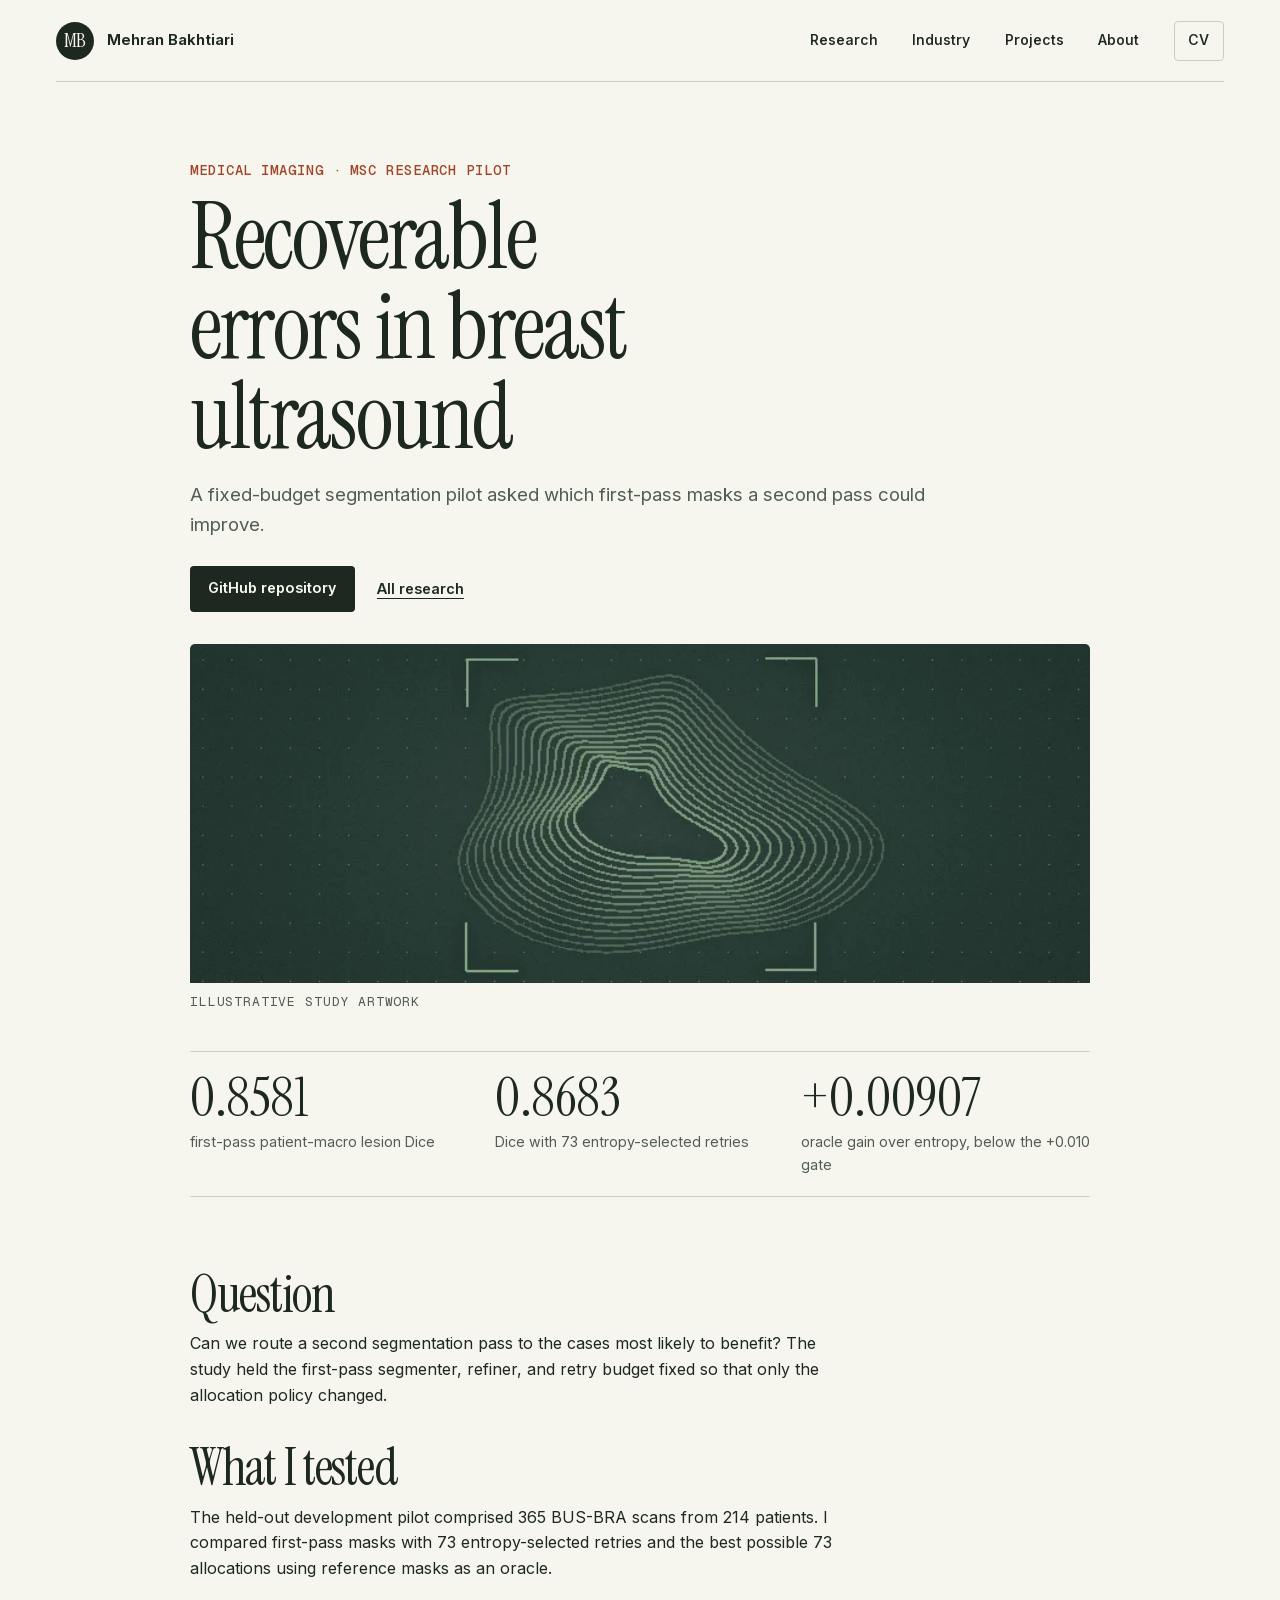
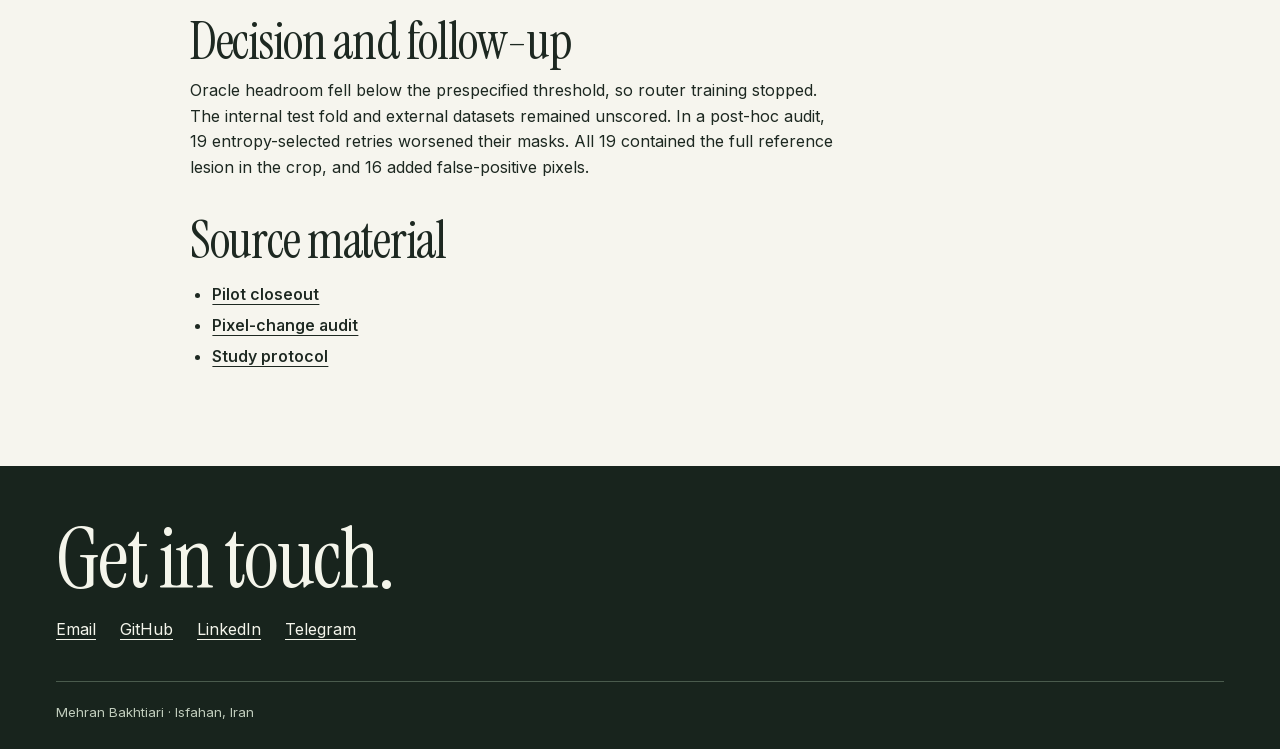
<file: research/breast-ultrasound.html>
<!doctype html>
<html lang="en">
<head>
  <meta charset="utf-8">
  <meta name="viewport" content="width=device-width, initial-scale=1">
  <meta name="theme-color" content="#f6f5ee">
  <title>Recoverable errors in breast ultrasound · Mehran Bakhtiari</title>
  <meta name="description" content="A fixed-budget segmentation pilot asked which first-pass masks a second pass could improve.">
  <meta property="og:type" content="article">
  <meta property="og:site_name" content="Mehran Bakhtiari">
  <meta property="og:title" content="Recoverable errors in breast ultrasound · Mehran Bakhtiari">
  <meta property="og:description" content="A fixed-budget segmentation pilot asked which first-pass masks a second pass could improve.">
  <meta property="og:url" content="https://mehbakh82.github.io/research/breast-ultrasound.html">
  <meta property="og:image" content="https://mehbakh82.github.io/assets/ultrasound.webp">
  <meta property="og:image:alt" content="Illustration accompanying the research case study">
  <meta name="twitter:card" content="summary_large_image">
  <link rel="canonical" href="https://mehbakh82.github.io/research/breast-ultrasound.html">
  <link rel="icon" href="../assets/favicon.png">
  <link rel="preload" href="../assets/serif.woff2" as="font" type="font/woff2" crossorigin>
  <link rel="stylesheet" href="../styles.css">


</head>
<body>
  <a class="skip" href="#main">Skip to content</a>
  <header><div class="wrap">
    <a class="brand" href="../index.html" aria-label="MB Mehran Bakhtiari, home"><span class="mark" aria-hidden="true">MB</span> <span class="brand-text">Mehran Bakhtiari</span></a>
    <nav aria-label="Main navigation"><a href="../index.html#research">Research</a><a href="../industry.html">Industry</a><a href="../projects.html">Projects</a><a href="../index.html#about">About</a><a href="../cv.html" class="nav-cv">CV</a></nav>
  </div></header>
  <main id="main" tabindex="-1">
    <div class="narrow">
      <div class="page-head"><p class="kicker">Medical imaging · MSc research pilot</p><h1>Recoverable errors in breast ultrasound</h1><p>A fixed-budget segmentation pilot asked which first-pass masks a second pass could improve.</p>
        <div class="actions"><a class="button" href="https://github.com/mehbakh82/recoverable-us-segmentation">GitHub repository</a><a class="text-link" href="../index.html#research">All research</a></div>
      </div>
      <figure class="case-art"><img src="../assets/ultrasound.webp" alt="" width="740" height="415" fetchpriority="high"><figcaption class="caption">Illustrative study artwork</figcaption></figure>
      <dl class="findings" aria-label="Reported results"><div><dt>0.8581</dt><dd>first-pass patient-macro lesion Dice</dd></div><div><dt>0.8683</dt><dd>Dice with 73 entropy-selected retries</dd></div><div><dt>+0.00907</dt><dd>oracle gain over entropy, below the +0.010 gate</dd></div></dl>
      <div class="prose"><section><h2>Question</h2><p>Can we route a second segmentation pass to the cases most likely to benefit? The study held the first-pass segmenter, refiner, and retry budget fixed so that only the allocation policy changed.</p></section><section><h2>What I tested</h2><p>The held-out development pilot comprised 365 BUS-BRA scans from 214 patients. I compared first-pass masks with 73 entropy-selected retries and the best possible 73 allocations using reference masks as an oracle.</p></section><section><h2>Decision and follow-up</h2><p>Oracle headroom fell below the prespecified threshold, so router training stopped. The internal test fold and external datasets remained unscored. In a post-hoc audit, 19 entropy-selected retries worsened their masks. All 19 contained the full reference lesion in the crop, and 16 added false-positive pixels.</p></section>
        <section><h2>Source material</h2><ul><li><a href="https://github.com/mehbakh82/recoverable-us-segmentation/blob/main/closeout/PILOT-CLOSEOUT.md">Pilot closeout</a></li><li><a href="https://github.com/mehbakh82/recoverable-us-segmentation/blob/main/closeout/MASK-AUDIT.md">Pixel-change audit</a></li><li><a href="https://github.com/mehbakh82/recoverable-us-segmentation/blob/main/PROTOCOL.md">Study protocol</a></li></ul></section>
      </div>
    </div></main>
  <footer class="footer"><div class="wrap">
    <h2>Get in touch.</h2>
    <div class="footer-links"><a href="mailto:mehbakh82@gmail.com">Email</a><a href="https://github.com/mehbakh82">GitHub</a><a href="https://www.linkedin.com/in/mehbakh82">LinkedIn</a><a href="https://t.me/mehbakh82">Telegram</a></div>
    <small>Mehran Bakhtiari · Isfahan, Iran</small>
  </div></footer>
</body>
</html>
</file>
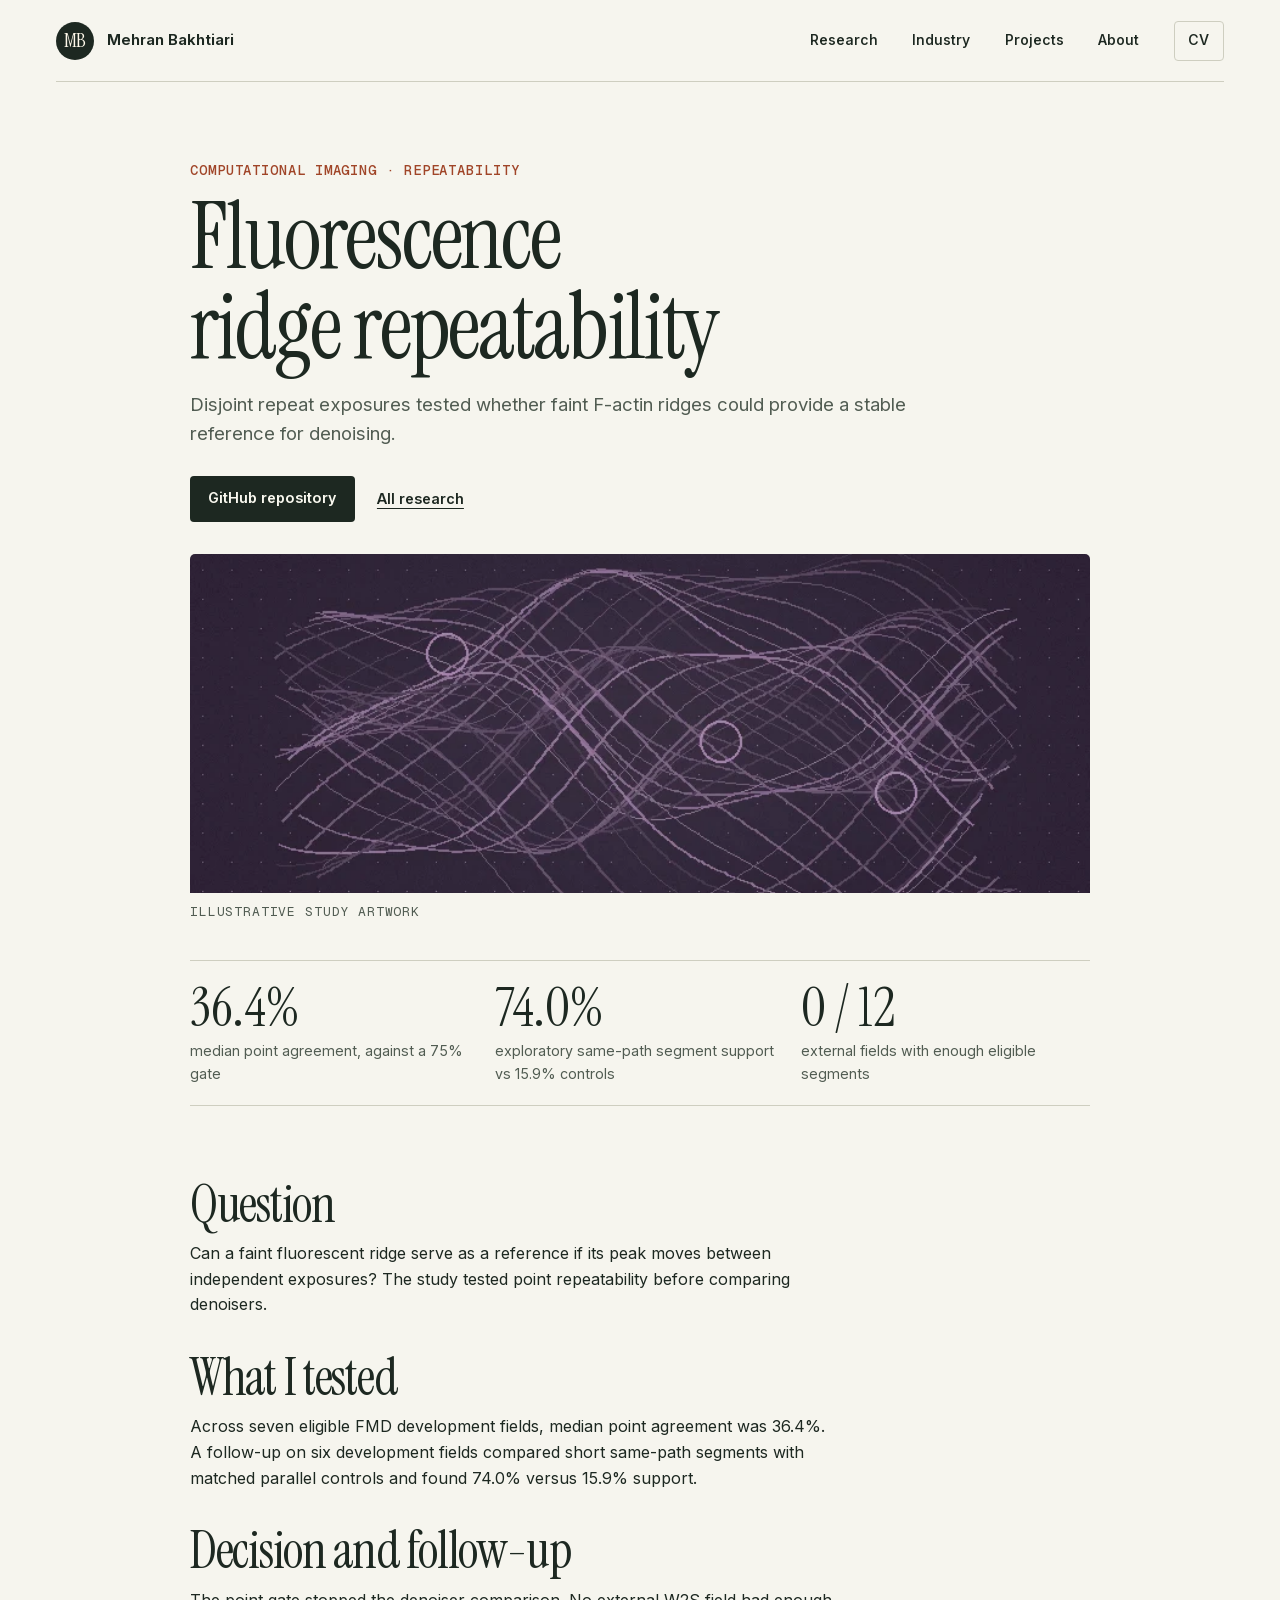
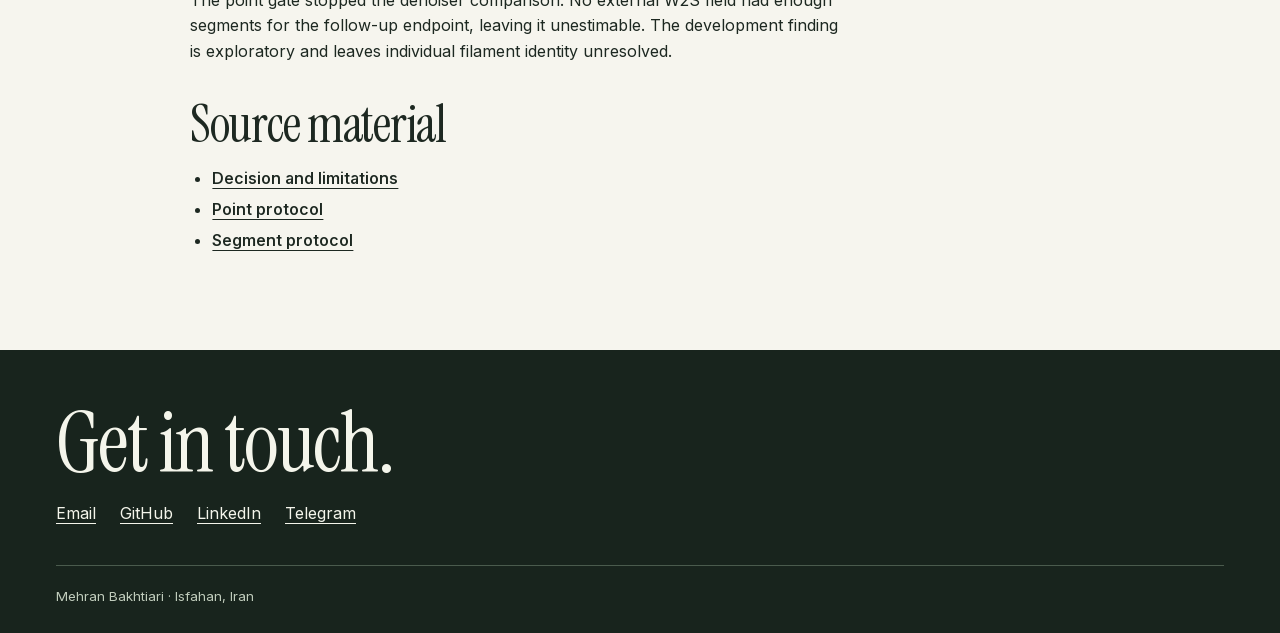
<file: research/fluorescence-ridges.html>
<!doctype html>
<html lang="en">
<head>
  <meta charset="utf-8">
  <meta name="viewport" content="width=device-width, initial-scale=1">
  <meta name="theme-color" content="#f6f5ee">
  <title>Fluorescence ridge repeatability · Mehran Bakhtiari</title>
  <meta name="description" content="Disjoint repeat exposures tested whether faint F-actin ridges could provide a stable reference for denoising.">
  <meta property="og:type" content="article">
  <meta property="og:site_name" content="Mehran Bakhtiari">
  <meta property="og:title" content="Fluorescence ridge repeatability · Mehran Bakhtiari">
  <meta property="og:description" content="Disjoint repeat exposures tested whether faint F-actin ridges could provide a stable reference for denoising.">
  <meta property="og:url" content="https://mehbakh82.github.io/research/fluorescence-ridges.html">
  <meta property="og:image" content="https://mehbakh82.github.io/assets/fluorescence.webp">
  <meta property="og:image:alt" content="Illustration accompanying the research case study">
  <meta name="twitter:card" content="summary_large_image">
  <link rel="canonical" href="https://mehbakh82.github.io/research/fluorescence-ridges.html">
  <link rel="icon" href="../assets/favicon.png">
  <link rel="preload" href="../assets/serif.woff2" as="font" type="font/woff2" crossorigin>
  <link rel="stylesheet" href="../styles.css">


</head>
<body>
  <a class="skip" href="#main">Skip to content</a>
  <header><div class="wrap">
    <a class="brand" href="../index.html" aria-label="MB Mehran Bakhtiari, home"><span class="mark" aria-hidden="true">MB</span> <span class="brand-text">Mehran Bakhtiari</span></a>
    <nav aria-label="Main navigation"><a href="../index.html#research">Research</a><a href="../industry.html">Industry</a><a href="../projects.html">Projects</a><a href="../index.html#about">About</a><a href="../cv.html" class="nav-cv">CV</a></nav>
  </div></header>
  <main id="main" tabindex="-1">
    <div class="narrow">
      <div class="page-head"><p class="kicker">Computational imaging · Repeatability</p><h1>Fluorescence ridge repeatability</h1><p>Disjoint repeat exposures tested whether faint F-actin ridges could provide a stable reference for denoising.</p>
        <div class="actions"><a class="button" href="https://github.com/mehbakh82/fluorescence-ridge-repeatability">GitHub repository</a><a class="text-link" href="../index.html#research">All research</a></div>
      </div>
      <figure class="case-art"><img src="../assets/fluorescence.webp" alt="" width="740" height="415" fetchpriority="high"><figcaption class="caption">Illustrative study artwork</figcaption></figure>
      <dl class="findings" aria-label="Reported results"><div><dt>36.4%</dt><dd>median point agreement, against a 75% gate</dd></div><div><dt>74.0%</dt><dd>exploratory same-path segment support vs 15.9% controls</dd></div><div><dt>0 / 12</dt><dd>external fields with enough eligible segments</dd></div></dl>
      <div class="prose"><section><h2>Question</h2><p>Can a faint fluorescent ridge serve as a reference if its peak moves between independent exposures? The study tested point repeatability before comparing denoisers.</p></section><section><h2>What I tested</h2><p>Across seven eligible FMD development fields, median point agreement was 36.4%. A follow-up on six development fields compared short same-path segments with matched parallel controls and found 74.0% versus 15.9% support.</p></section><section><h2>Decision and follow-up</h2><p>The point gate stopped the denoiser comparison. No external W2S field had enough segments for the follow-up endpoint, leaving it unestimable. The development finding is exploratory and leaves individual filament identity unresolved.</p></section>
        <section><h2>Source material</h2><ul><li><a href="https://github.com/mehbakh82/fluorescence-ridge-repeatability/blob/main/closeout/DECISION.md">Decision and limitations</a></li><li><a href="https://github.com/mehbakh82/fluorescence-ridge-repeatability/blob/main/PROTOCOL.md">Point protocol</a></li><li><a href="https://github.com/mehbakh82/fluorescence-ridge-repeatability/blob/main/segments/PROTOCOL.md">Segment protocol</a></li></ul></section>
      </div>
    </div></main>
  <footer class="footer"><div class="wrap">
    <h2>Get in touch.</h2>
    <div class="footer-links"><a href="mailto:mehbakh82@gmail.com">Email</a><a href="https://github.com/mehbakh82">GitHub</a><a href="https://www.linkedin.com/in/mehbakh82">LinkedIn</a><a href="https://t.me/mehbakh82">Telegram</a></div>
    <small>Mehran Bakhtiari · Isfahan, Iran</small>
  </div></footer>
</body>
</html>
</file>
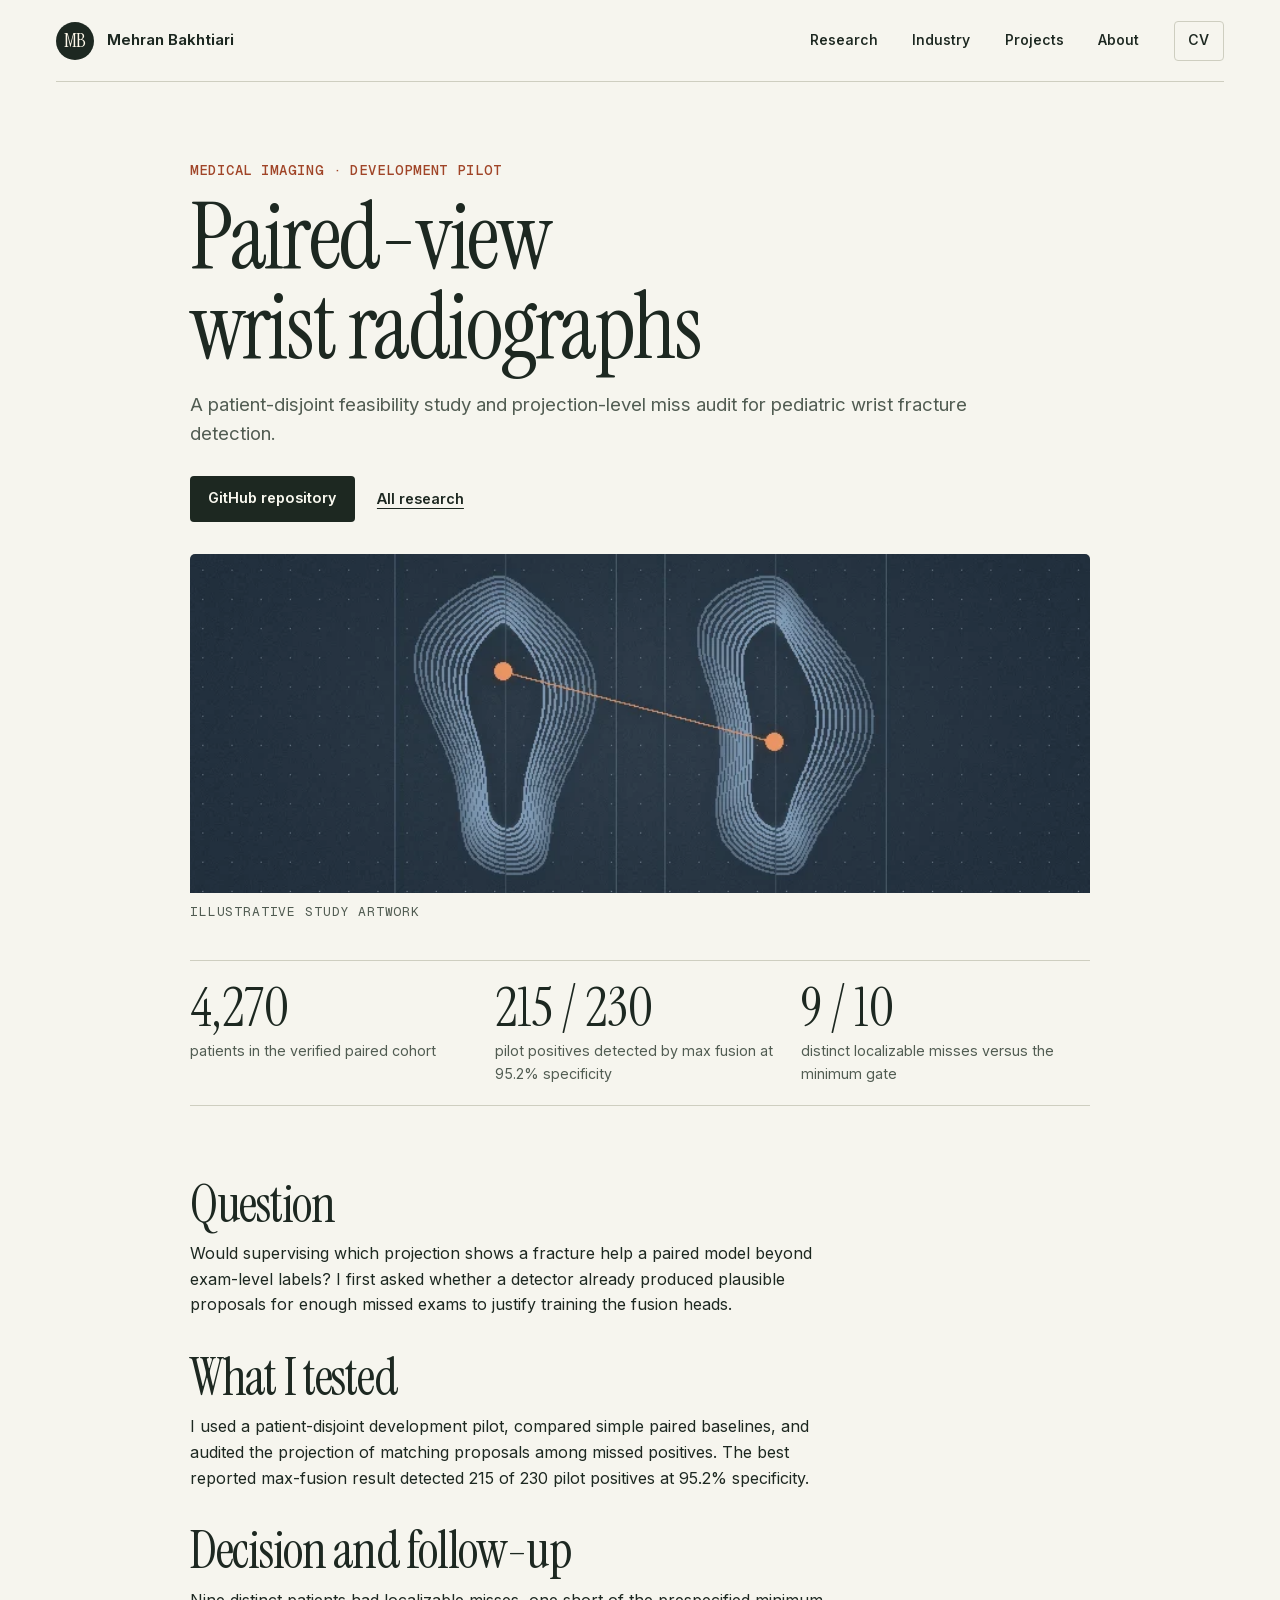
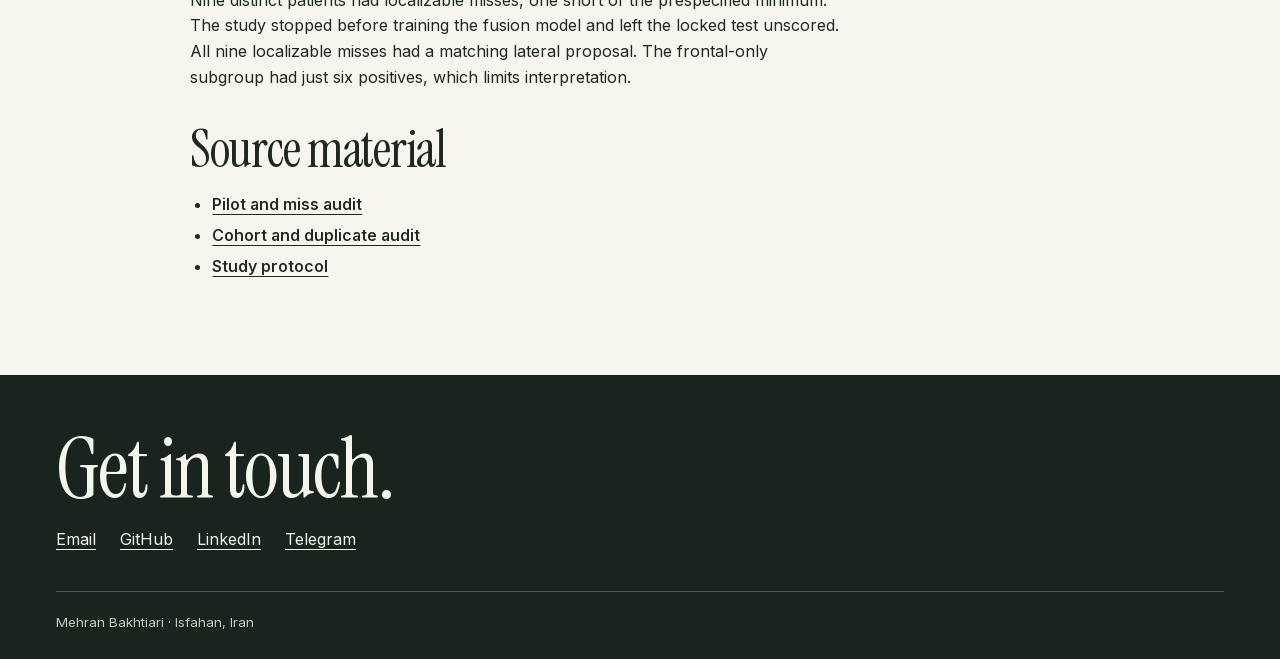
<file: research/paired-wrist.html>
<!doctype html>
<html lang="en">
<head>
  <meta charset="utf-8">
  <meta name="viewport" content="width=device-width, initial-scale=1">
  <meta name="theme-color" content="#f6f5ee">
  <title>Paired-view wrist radiographs · Mehran Bakhtiari</title>
  <meta name="description" content="A patient-disjoint feasibility study and projection-level miss audit for pediatric wrist fracture detection.">
  <meta property="og:type" content="article">
  <meta property="og:site_name" content="Mehran Bakhtiari">
  <meta property="og:title" content="Paired-view wrist radiographs · Mehran Bakhtiari">
  <meta property="og:description" content="A patient-disjoint feasibility study and projection-level miss audit for pediatric wrist fracture detection.">
  <meta property="og:url" content="https://mehbakh82.github.io/research/paired-wrist.html">
  <meta property="og:image" content="https://mehbakh82.github.io/assets/wrist.webp">
  <meta property="og:image:alt" content="Illustration accompanying the research case study">
  <meta name="twitter:card" content="summary_large_image">
  <link rel="canonical" href="https://mehbakh82.github.io/research/paired-wrist.html">
  <link rel="icon" href="../assets/favicon.png">
  <link rel="preload" href="../assets/serif.woff2" as="font" type="font/woff2" crossorigin>
  <link rel="stylesheet" href="../styles.css">


</head>
<body>
  <a class="skip" href="#main">Skip to content</a>
  <header><div class="wrap">
    <a class="brand" href="../index.html" aria-label="MB Mehran Bakhtiari, home"><span class="mark" aria-hidden="true">MB</span> <span class="brand-text">Mehran Bakhtiari</span></a>
    <nav aria-label="Main navigation"><a href="../index.html#research">Research</a><a href="../industry.html">Industry</a><a href="../projects.html">Projects</a><a href="../index.html#about">About</a><a href="../cv.html" class="nav-cv">CV</a></nav>
  </div></header>
  <main id="main" tabindex="-1">
    <div class="narrow">
      <div class="page-head"><p class="kicker">Medical imaging · Development pilot</p><h1>Paired-view wrist radiographs</h1><p>A patient-disjoint feasibility study and projection-level miss audit for pediatric wrist fracture detection.</p>
        <div class="actions"><a class="button" href="https://github.com/mehbakh82/paired-wrist-fracture-evidence">GitHub repository</a><a class="text-link" href="../index.html#research">All research</a></div>
      </div>
      <figure class="case-art"><img src="../assets/wrist.webp" alt="" width="740" height="415" fetchpriority="high"><figcaption class="caption">Illustrative study artwork</figcaption></figure>
      <dl class="findings" aria-label="Reported results"><div><dt>4,270</dt><dd>patients in the verified paired cohort</dd></div><div><dt>215 / 230</dt><dd>pilot positives detected by max fusion at 95.2% specificity</dd></div><div><dt>9 / 10</dt><dd>distinct localizable misses versus the minimum gate</dd></div></dl>
      <div class="prose"><section><h2>Question</h2><p>Would supervising which projection shows a fracture help a paired model beyond exam-level labels? I first asked whether a detector already produced plausible proposals for enough missed exams to justify training the fusion heads.</p></section><section><h2>What I tested</h2><p>I used a patient-disjoint development pilot, compared simple paired baselines, and audited the projection of matching proposals among missed positives. The best reported max-fusion result detected 215 of 230 pilot positives at 95.2% specificity.</p></section><section><h2>Decision and follow-up</h2><p>Nine distinct patients had localizable misses, one short of the prespecified minimum. The study stopped before training the fusion model and left the locked test unscored. All nine localizable misses had a matching lateral proposal. The frontal-only subgroup had just six positives, which limits interpretation.</p></section>
        <section><h2>Source material</h2><ul><li><a href="https://github.com/mehbakh82/paired-wrist-fracture-evidence/blob/main/closeout/PILOT.md">Pilot and miss audit</a></li><li><a href="https://github.com/mehbakh82/paired-wrist-fracture-evidence/blob/main/COHORT-AUDIT.md">Cohort and duplicate audit</a></li><li><a href="https://github.com/mehbakh82/paired-wrist-fracture-evidence/blob/main/PROTOCOL.md">Study protocol</a></li></ul></section>
      </div>
    </div></main>
  <footer class="footer"><div class="wrap">
    <h2>Get in touch.</h2>
    <div class="footer-links"><a href="mailto:mehbakh82@gmail.com">Email</a><a href="https://github.com/mehbakh82">GitHub</a><a href="https://www.linkedin.com/in/mehbakh82">LinkedIn</a><a href="https://t.me/mehbakh82">Telegram</a></div>
    <small>Mehran Bakhtiari · Isfahan, Iran</small>
  </div></footer>
</body>
</html>
</file>
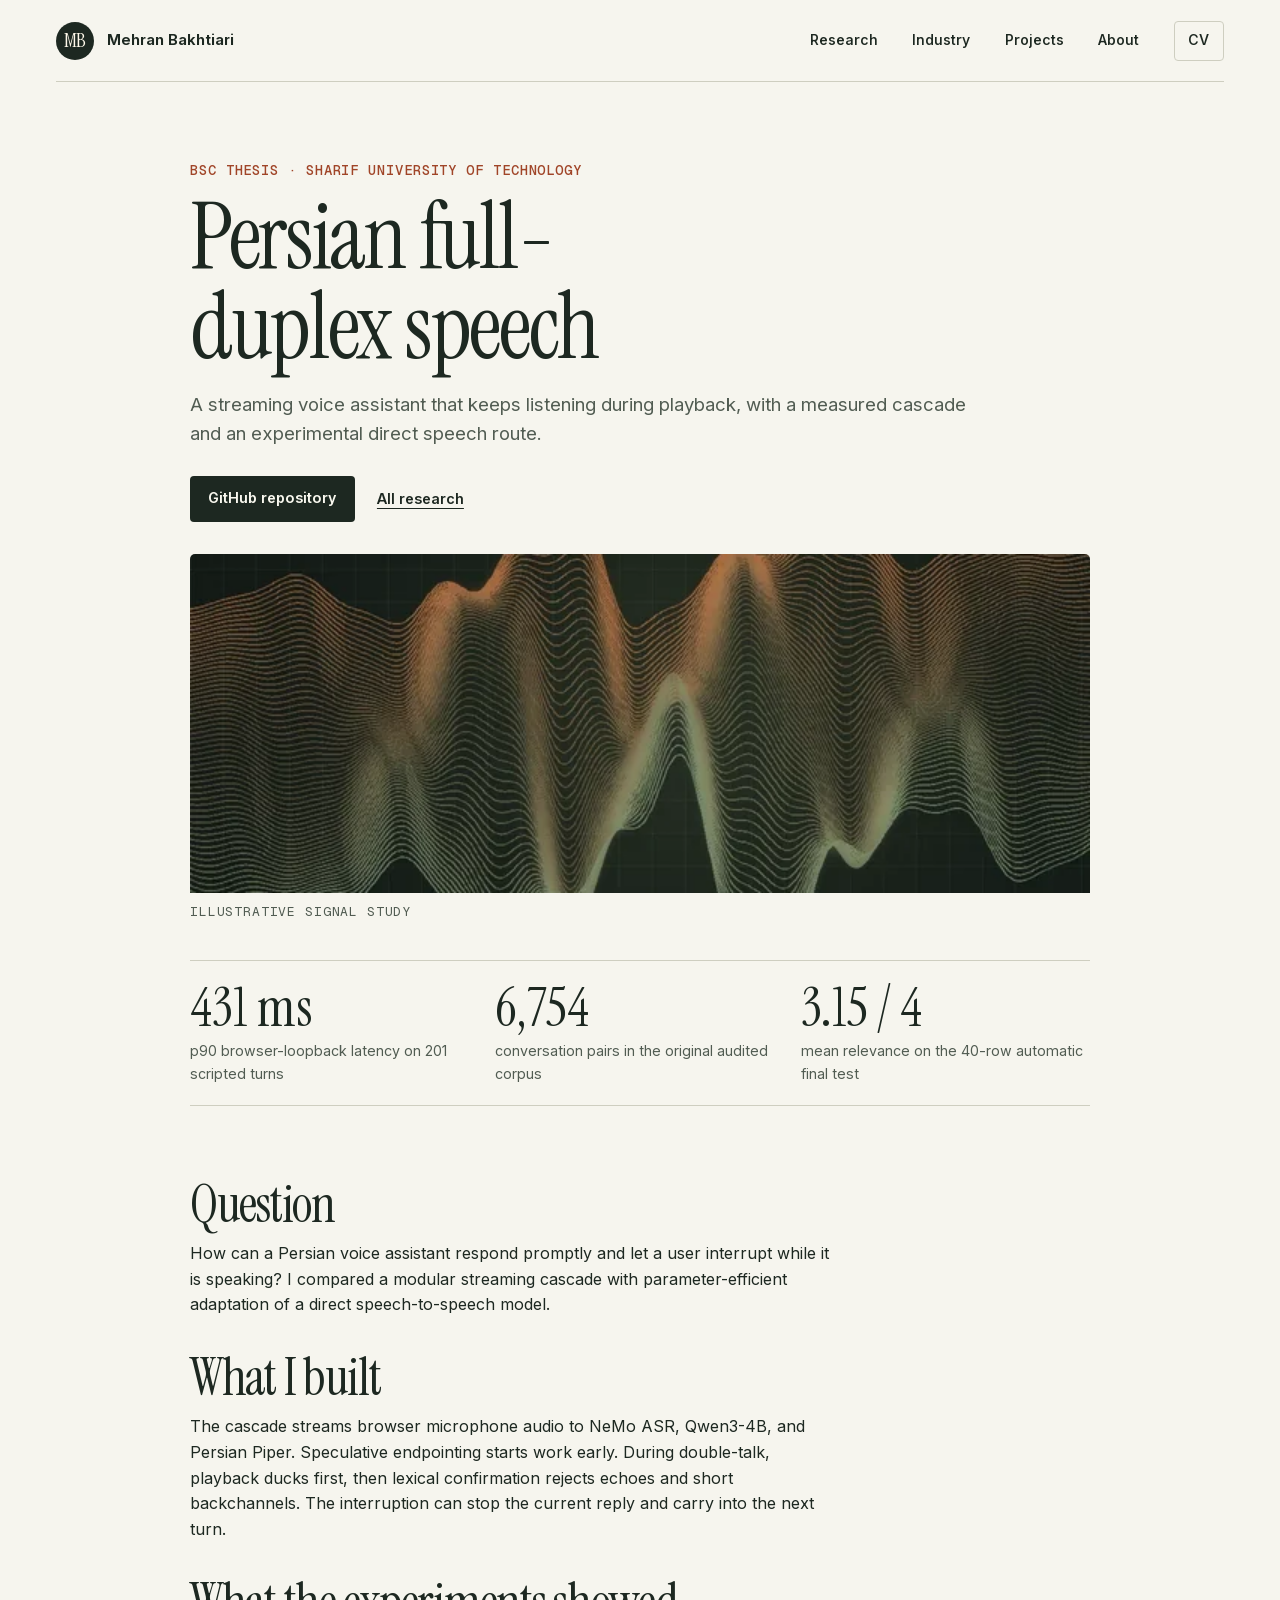
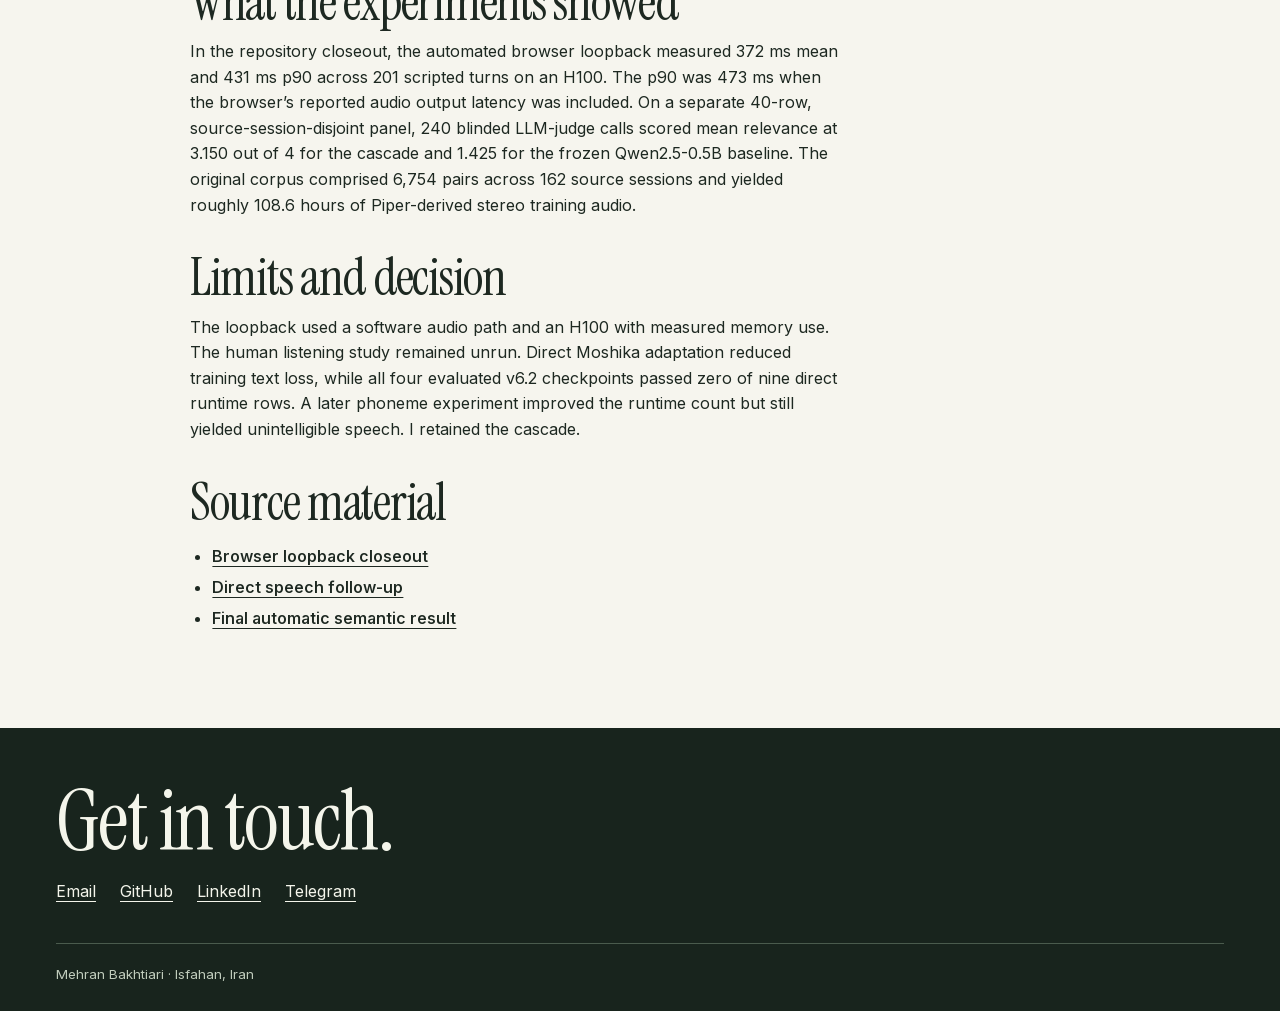
<file: research/persian-speech.html>
<!doctype html>
<html lang="en">
<head>
  <meta charset="utf-8">
  <meta name="viewport" content="width=device-width, initial-scale=1">
  <meta name="theme-color" content="#f6f5ee">
  <title>Persian full-duplex speech · Mehran Bakhtiari</title>
  <meta name="description" content="A streaming voice assistant that keeps listening during playback, with a measured cascade and an experimental direct speech route.">
  <meta property="og:type" content="article">
  <meta property="og:site_name" content="Mehran Bakhtiari">
  <meta property="og:title" content="Persian full-duplex speech · Mehran Bakhtiari">
  <meta property="og:description" content="A streaming voice assistant that keeps listening during playback, with a measured cascade and an experimental direct speech route.">
  <meta property="og:url" content="https://mehbakh82.github.io/research/persian-speech.html">
  <meta property="og:image" content="https://mehbakh82.github.io/assets/signal.webp">
  <meta property="og:image:alt" content="Illustration accompanying the research case study">
  <meta name="twitter:card" content="summary_large_image">
  <link rel="canonical" href="https://mehbakh82.github.io/research/persian-speech.html">
  <link rel="icon" href="../assets/favicon.png">
  <link rel="preload" href="../assets/serif.woff2" as="font" type="font/woff2" crossorigin>
  <link rel="stylesheet" href="../styles.css">


</head>
<body>
  <a class="skip" href="#main">Skip to content</a>
  <header><div class="wrap">
    <a class="brand" href="../index.html" aria-label="MB Mehran Bakhtiari, home"><span class="mark" aria-hidden="true">MB</span> <span class="brand-text">Mehran Bakhtiari</span></a>
    <nav aria-label="Main navigation"><a href="../index.html#research">Research</a><a href="../industry.html">Industry</a><a href="../projects.html">Projects</a><a href="../index.html#about">About</a><a href="../cv.html" class="nav-cv">CV</a></nav>
  </div></header>
  <main id="main" tabindex="-1">
    <div class="narrow">
      <div class="page-head"><p class="kicker">BSc thesis · Sharif University of Technology</p><h1>Persian full-duplex speech</h1><p>A streaming voice assistant that keeps listening during playback, with a measured cascade and an experimental direct speech route.</p>
        <div class="actions"><a class="button" href="https://github.com/mehbakh82/Thesis_Project">GitHub repository</a><a class="text-link" href="../index.html#research">All research</a></div>
      </div>
      <figure class="case-art"><picture><source media="(max-width: 720px)" srcset="../assets/signal-small.webp"><img src="../assets/signal.webp" alt="" width="1200" height="940" fetchpriority="high"></picture><figcaption class="caption">Illustrative signal study</figcaption></figure>
      <dl class="findings" aria-label="Reported results"><div><dt>431 ms</dt><dd>p90 browser-loopback latency on 201 scripted turns</dd></div><div><dt>6,754</dt><dd>conversation pairs in the original audited corpus</dd></div><div><dt>3.15 / 4</dt><dd>mean relevance on the 40-row automatic final test</dd></div></dl>
      <div class="prose"><section><h2>Question</h2><p>How can a Persian voice assistant respond promptly and let a user interrupt while it is speaking? I compared a modular streaming cascade with parameter-efficient adaptation of a direct speech-to-speech model.</p></section><section><h2>What I built</h2><p>The cascade streams browser microphone audio to NeMo ASR, Qwen3-4B, and Persian Piper. Speculative endpointing starts work early. During double-talk, playback ducks first, then lexical confirmation rejects echoes and short backchannels. The interruption can stop the current reply and carry into the next turn.</p></section><section><h2>What the experiments showed</h2><p>In the repository closeout, the automated browser loopback measured 372 ms mean and 431 ms p90 across 201 scripted turns on an H100. The p90 was 473 ms when the browser’s reported audio output latency was included. On a separate 40-row, source-session-disjoint panel, 240 blinded LLM-judge calls scored mean relevance at 3.150 out of 4 for the cascade and 1.425 for the frozen Qwen2.5-0.5B baseline. The original corpus comprised 6,754 pairs across 162 source sessions and yielded roughly 108.6 hours of Piper-derived stereo training audio.</p></section><section><h2>Limits and decision</h2><p>The loopback used a software audio path and an H100 with measured memory use. The human listening study remained unrun. Direct Moshika adaptation reduced training text loss, while all four evaluated v6.2 checkpoints passed zero of nine direct runtime rows. A later phoneme experiment improved the runtime count but still yielded unintelligible speech. I retained the cascade.</p></section>
        <section><h2>Source material</h2><ul><li><a href="https://github.com/mehbakh82/Thesis_Project/blob/main/docs/LIVE_LOOPBACK_V2_RESULT.md">Browser loopback closeout</a></li><li><a href="https://github.com/mehbakh82/Thesis_Project/blob/main/docs/MOSHI_V7_RESULT.md">Direct speech follow-up</a></li><li><a href="https://github.com/mehbakh82/Thesis_Project/blob/main/results/eval/qwen4b_responder_v2_final_test_proxy.json">Final automatic semantic result</a></li></ul></section>
      </div>
    </div></main>
  <footer class="footer"><div class="wrap">
    <h2>Get in touch.</h2>
    <div class="footer-links"><a href="mailto:mehbakh82@gmail.com">Email</a><a href="https://github.com/mehbakh82">GitHub</a><a href="https://www.linkedin.com/in/mehbakh82">LinkedIn</a><a href="https://t.me/mehbakh82">Telegram</a></div>
    <small>Mehran Bakhtiari · Isfahan, Iran</small>
  </div></footer>
</body>
</html>
</file>
<file: styles.css>
@font-face{font-family:Instrument;src:url('assets/serif.woff2') format('woff2');font-display:swap}
@font-face{font-family:Instrument;src:url('assets/serif-italic.woff2') format('woff2');font-style:italic;font-display:swap}
@font-face{font-family:Inter;src:url('assets/inter.woff2') format('woff2');font-weight:100 900;font-display:swap}
@font-face{font-family:Geist Mono;src:url('assets/mono.woff2') format('woff2');font-weight:100 900;font-display:swap}
:root{--paper:#f6f5ee;--ink:#1d2821;--sub:#515c52;--rule:#cecec0;--accent:#a04528;--dark:#18241d;--mono:"Geist Mono",monospace;--serif:Instrument,Georgia,serif;color:var(--ink);background:var(--paper);font:1rem/1.6 Inter,system-ui,sans-serif;font-synthesis:none;color-scheme:light}
*{box-sizing:border-box}
html{scroll-behavior:smooth;scroll-padding-top:2rem}
body{margin:0}
a{color:inherit;text-underline-offset:.25em}
a:hover{color:var(--accent)}
:focus-visible{outline:2px solid #b65331;outline-offset:5px}
img{display:block;width:100%;height:auto}
button,input,select{font:inherit}
[hidden]{display:none!important}
::selection{background:#e2b495;color:#1d2821}
.wrap{width:min(100% - 7rem,1328px);margin-inline:auto}
.kicker,.meta,.caption,.label{font-family:var(--mono);font-size:.8125rem;letter-spacing:.065em;text-transform:uppercase}
.kicker{font-weight:500}
h1,h2,h3,p,figure,dl,dd{margin:0}
h1,h2,h3{font-weight:400;line-height:.98;font-family:var(--serif);letter-spacing:-.025em;text-wrap:balance}
h1{font-size:clamp(4.2rem,8.9vw,9.8rem)}
h2{font-size:clamp(3.1rem,6.5vw,6.5rem)}
h3{font-size:clamp(2rem,3.3vw,3.45rem);line-height:1}
p{max-width:65ch}
.skip{position:absolute;top:.5rem;left:.5rem;background:white;color:black;padding:1rem;z-index:5;transform:translateY(-200%)}
.skip:focus{transform:none}
.visually-hidden{position:absolute;width:1px;height:1px;padding:0;margin:-1px;overflow:hidden;clip-path:inset(50%);white-space:nowrap;border:0}
header .wrap{display:flex;align-items:center;justify-content:space-between;gap:1.2rem;min-height:82px;border-bottom:1px solid var(--rule)}
.brand{display:inline-flex;align-items:center;gap:.8rem;text-decoration:none;font-size:.92rem;font-weight:650}
.mark{display:grid;place-items:center;background:var(--ink);border-radius:50%;color:#fff9ea;width:38px;height:38px;font:1.22rem/.9 var(--serif);letter-spacing:-.045em}
header nav{display:flex;align-items:center;flex-wrap:wrap;gap:clamp(.75rem,2.7vw,2.6rem);font-size:.88rem;font-weight:550}
header nav a{display:inline-flex;align-items:center;min-height:40px;text-decoration:none}
header nav a:hover,header nav a[aria-current=page]{color:var(--accent);text-decoration:underline}
.nav-cv{padding:.42rem .85rem;border:1px solid var(--rule);border-radius:4px}
.hero{display:grid;grid-template-columns:1.03fr 1fr;gap:clamp(2rem,4.6vw,5rem);align-items:center;padding:clamp(3.5rem,6vw,6.4rem) 0 clamp(3rem,5vw,5rem)}
.hero .kicker{margin-bottom:1.15rem;color:var(--accent)}
.hero h1 span{display:block;font-style:italic}
.hero .intro{margin-top:1.35rem;max-width:36ch;color:var(--sub);font-size:clamp(1.04rem,1.45vw,1.25rem)}
.actions{display:flex;align-items:center;gap:.7rem 1.4rem;flex-wrap:wrap;margin-top:1.65rem}
.button,.chip{display:inline-flex;align-items:center;justify-content:center;text-decoration:none;border:1px solid transparent;border-radius:4px;font-size:.89rem;font-weight:625}
.button{min-height:46px;padding:.55rem 1.08rem;background:var(--ink);color:#f9f8ef}
.button:hover{background:#34473a;color:white}
.text-link{font-weight:600;font-size:.9rem}
.hero-art{position:relative;min-width:0;overflow:hidden;background:#18241d;color:#eef2e2;border-radius:5px}
.hero-art img{aspect-ratio:1.2;object-fit:cover}
.art-top,.art-bottom{position:absolute;left:0;right:0;display:flex;align-items:center;justify-content:space-between;gap:.5rem;padding:.9rem 1.05rem}
.art-top{top:0;background:#142019}
.art-bottom{bottom:0;background:#142019}
.art-top .caption,.art-bottom .caption{font-size:.68rem}
.art-symbol{font-size:1.1rem;color:#f1ab82;line-height:1}
.affiliations{border-block:1px solid var(--rule);display:grid;grid-template-columns:1.2fr 1fr 1fr;gap:1.5rem;padding:1.25rem 0 1.4rem}
.affiliations dt{color:var(--sub);margin-bottom:.22rem}
.affiliations dd{font-size:.98rem;font-weight:590}
.affiliations a{text-decoration-color:#8f998a}
.section{padding:clamp(4rem,8vw,8rem) 0}
.section-heading{display:flex;justify-content:space-between;align-items:end;gap:2rem;margin-bottom:1.65rem}
.section-heading .kicker{color:var(--accent);margin-bottom:.65rem}
.section-heading>p{max-width:34ch;color:var(--sub);padding-bottom:.35rem}
.feature{display:grid;grid-template-columns:1.13fr .87fr;min-height:372px;border:1px solid var(--rule);border-radius:5px;overflow:hidden;background:#eeeee4}
.feature-media{min-width:0;display:flex;flex-direction:column;background:#1a241d;color:#f3f4e8;padding:clamp(1rem,3.7vw,3rem);justify-content:center}
.diagram{display:flex;align-items:center;gap:1.35rem;justify-content:center;margin:0;padding:1.15rem 0;border-block:1px solid #516257;list-style:none}
.diagram li{position:relative;min-width:0;background:#23352a;border:1px solid #748472;border-radius:5px;padding:.58rem .68rem;font-family:var(--mono);font-size:.78rem;text-align:center}
.diagram li+li::before{content:"";position:absolute;top:50%;right:100%;width:1.35rem;height:1px;background:#e9a17d}
.feature-media .caption{margin:.95rem 0 0;color:#ccdbca;text-align:center}
.feature-measure{display:flex;align-items:center;justify-content:center;gap:.9rem;margin-top:1.05rem}
.feature-measure strong{font:400 clamp(2.5rem,4vw,3.5rem)/1 var(--serif);color:#f5c7ab;white-space:nowrap}
.feature-measure span{font-size:.78rem;line-height:1.4;color:#d0dccd}
.feature-body{padding:clamp(1.5rem,3vw,3rem);align-self:center}
.feature-body .meta,.card .meta{color:var(--accent);margin-bottom:.55rem}
.feature-body p,.card p{color:var(--sub);margin-top:.7rem}
.feature-body .text-link,.card .text-link{display:inline-block;margin-top:1.1rem}
.cards{display:grid;grid-template-columns:repeat(3,minmax(0,1fr));gap:1rem;margin-top:1rem}
.card{display:flex;flex-direction:column;border:1px solid var(--rule);border-radius:5px;overflow:hidden}
.card img{aspect-ratio:1.85;object-fit:cover}
.card-content{display:flex;flex-direction:column;align-items:start;padding:clamp(1rem,2vw,1.6rem);height:100%}
.card h3{font-size:clamp(2.15rem,3.1vw,3.1rem)}
.card .text-link{margin-top:auto;padding-top:1rem}
.band{background:#e9ece1;border-block:1px solid var(--rule)}
.band .wrap{padding-block:clamp(3.3rem,6vw,5.8rem)}
.industry-preview{background:#24352a;color:#f4f5eb}
.industry-preview .wrap{display:grid;grid-template-columns:minmax(0,1.18fr) minmax(0,.82fr);align-items:center;gap:clamp(2rem,6vw,7rem);padding-block:clamp(3rem,6vw,5rem)}
.industry-preview h2{max-width:13ch}
.industry-preview p{max-width:45ch;color:#d1dccf;margin:.85rem 0}
.industry-preview .kicker{color:#f0b796;margin:0 0 .65rem}
.industry-preview a:hover{color:#ffc7a5}
.industry-preview a:focus-visible,.footer a:focus-visible{outline-color:#f0b796}
.industry-topics{margin:0;padding:0;list-style:none;border-top:1px solid #687e6c}
.industry-topics li{border-bottom:1px solid #687e6c}
.industry-topics a{display:flex;align-items:center;min-height:52px;padding:.55rem 0;text-decoration-color:#aebcaa}
.work-list{border-top:1px solid #c0c9b8;margin-top:1.75rem}
.work-row{display:grid;grid-template-columns:1fr 1.25fr auto;align-items:center;gap:1.15rem;padding:1.03rem 0;border-bottom:1px solid #c0c9b8}
.work-row h3{font-size:clamp(1.8rem,3vw,2.65rem)}
.work-row p{color:var(--sub)}
.research-updates{margin-top:clamp(2.5rem,5vw,4.5rem)}
.research-updates .work-list{margin-top:1rem}
.research-updates .work-row{grid-template-columns:minmax(0,1fr) minmax(0,1.6fr) 7.5rem}
.research-updates .work-row>a{justify-self:end;text-align:right}
.research-updates h4{margin:0;font-size:1rem;font-weight:650;line-height:1.45}
.about{display:grid;grid-template-columns:minmax(0,.78fr) minmax(0,1.62fr);gap:clamp(2rem,5vw,5rem)}
.about-profile{display:grid;grid-template-columns:minmax(0,.55fr) minmax(0,1.45fr);align-items:start;gap:clamp(1.15rem,2.7vw,2.45rem)}
.about-portrait{overflow:hidden;border:1px solid var(--rule);border-radius:5px}
.about-portrait img{transform:scale(1.06);transform-origin:50% 68%}
.about h2{max-width:12ch}
.about .kicker{color:var(--accent);margin-bottom:.65rem}
.about p+p,.prose p+p{margin-top:1rem}
.about p{color:var(--sub)}
.footer{color:#f4f5eb;background:var(--dark)}
.footer .wrap{min-height:260px;padding:3.3rem 0 1.6rem}
.footer h2{font-size:clamp(3rem,6.6vw,6rem);margin-bottom:1rem}
.footer a:hover{color:#ffc7a5}
.footer-links{display:flex;gap:.8rem 1.5rem;flex-wrap:wrap}
.footer small{display:block;color:#c0ccbc;margin-top:2.4rem;padding-top:1.25rem;border-top:1px solid #4a5b4d}
.page-head{padding-top:clamp(3rem,6vw,6rem);padding-bottom:2rem}
.page-head h1{font-size:clamp(3.7rem,7.2vw,7.6rem);max-width:13ch}
.page-head .kicker{color:var(--accent);margin-bottom:.65rem}
.page-head p{color:var(--sub);font-size:1.16rem;margin-top:1.1rem}
.page-head .kicker{font-size:.875rem;margin-top:0}
.print-contact{display:none}
.cv-profiles{display:flex;align-items:center;flex-wrap:wrap;gap:.65rem 1.1rem}
.narrow{width:min(100% - 7rem,900px);margin-inline:auto}
.case-art{border-radius:5px;overflow:hidden}
.case-art img{aspect-ratio:2.65;max-height:340px;object-fit:cover}
.case-art figcaption{padding:.55rem 0;color:var(--sub)}
.prose{padding:2.3rem 0 5rem}
.prose section+section{margin-top:2.2rem}
.prose h2{font-size:clamp(2.4rem,4vw,3.7rem);margin-bottom:.7rem}
.prose h3{font-size:2rem;margin:1.05rem 0 .48rem}
.prose a{font-weight:560;overflow-wrap:anywhere}
.prose ul{padding-left:1.4rem}
.prose li+li{margin-top:.34rem}
.findings{display:grid;grid-template-columns:repeat(3,1fr);gap:1rem;border-block:1px solid var(--rule);padding:1.2rem 0;margin:1.8rem 0 2.3rem}
.findings dt{font-size:clamp(2rem,4.2vw,3.7rem);font-family:var(--serif);line-height:1.02;font-variant-numeric:tabular-nums}
.findings dd{color:var(--sub);font-size:.89rem;margin-top:.32rem}
.industry-head h1{max-width:none}
.industry-nav{border-block:1px solid var(--rule)}
.industry-nav ul{display:grid;grid-template-columns:repeat(3,minmax(0,1fr));gap:0 1.6rem;margin:0;padding:.55rem 0;list-style:none}
.industry-nav a{display:inline-flex;align-items:center;min-height:44px;font-size:.89rem;font-weight:600}
.industry-projects{padding-block:2rem 5rem}
.industry-project{display:grid;grid-template-columns:minmax(0,.9fr) minmax(0,1.1fr);gap:clamp(1.2rem,5vw,5rem);padding:clamp(2rem,4.8vw,4.5rem) 0;border-bottom:1px solid var(--rule)}
.industry-project h2{font-size:clamp(2.7rem,4.7vw,4.85rem)}
.industry-project .meta{color:var(--accent);margin-bottom:.6rem}
.industry-project .findings{grid-template-columns:repeat(auto-fit,minmax(min(100%,8rem),1fr));margin:1.25rem 0 .75rem}
.industry-project .findings dt{font-size:clamp(2.1rem,4vw,3.5rem)}
.evaluation-scope{font-size:.91rem;color:var(--sub)}
.filter-form{display:grid;grid-template-columns:1fr minmax(190px,.36fr) auto;align-items:end;gap:1rem;margin-bottom:1rem}
.filter-form label{display:grid;gap:.3rem;font-weight:600}
.filter-form input,.filter-form select{width:100%;border:1px solid #969f8e;background:#faf9f2;border-radius:4px;color:var(--ink);padding:.6rem .75rem;min-height:46px;font-weight:450}
.filter-reset{min-height:46px;padding:.55rem .85rem;border:1px solid #969f8e;border-radius:4px;color:var(--ink);background:transparent;cursor:pointer}
.filter-reset:hover:not(:disabled){background:#e9ece1}
.filter-reset:disabled{color:var(--sub);border-color:var(--rule);cursor:default}
#count{color:var(--sub);margin:.6rem 0}
.archive{padding-bottom:5rem}
.archive-row{padding:1.05rem 0;border-top:1px solid var(--rule);display:grid;grid-template-columns:minmax(220px,.83fr) 1.17fr;gap:1.25rem}
.archive-row h2{font:600 1rem/1.4 Inter,system-ui,sans-serif;letter-spacing:0;overflow-wrap:anywhere}
.archive-row p{color:var(--sub)}
.archive-row .meta{color:var(--accent);margin-top:.3rem}
@media(max-width:1000px){
 .wrap,.narrow{width:calc(100% - 4rem)}
 .hero{gap:2rem}
 .cards{gap:.7rem}
}
@media(max-width:720px){
 .wrap,.narrow{width:calc(100% - 2.5rem)}
 header .wrap{min-height:64px}
 .brand-text{display:none}
 header nav{gap:.75rem;font-size:.82rem}
 .nav-cv{padding:.32rem .55rem}
 .hero,.feature,.about,.industry-preview .wrap,.industry-project{grid-template-columns:1fr}
 .hero{gap:1.9rem;padding:2.7rem 0 2.15rem}
 .hero h1{font-size:clamp(4.35rem,15vw,7.2rem)}
 .hero-art img{aspect-ratio:1.45}
 .affiliations{grid-template-columns:1fr 1fr;gap:.95rem 1rem}
 .affiliations div:first-child{grid-column:1 / -1}
 .section-heading{display:block}
 .section-heading>p{margin-top:.76rem}
 .cards{grid-template-columns:1fr;gap:1rem}
 .card img{aspect-ratio:2}
 .work-row{grid-template-columns:1fr auto;gap:.35rem .85rem}
 .work-row p{grid-row:2;grid-column:1 / -1}
 .research-updates .work-row{grid-template-columns:minmax(0,1fr);gap:.55rem}
 .research-updates .work-row>a{justify-self:start;text-align:left}
 .about h2{max-width:none}
 .band .actions{align-items:start}
 .archive-row{grid-template-columns:1fr;gap:.25rem}
 .filter-form{grid-template-columns:1fr}
 .filter-reset{justify-self:start}
 .industry-nav ul{grid-template-columns:repeat(2,minmax(0,1fr));gap:0 1rem}
 .industry-projects{padding-top:0;padding-bottom:3rem}
 .findings{gap:.75rem}
 .findings dd{overflow-wrap:anywhere}
}
@media(max-width:520px){
 .about-profile{grid-template-columns:1fr}
 .about-portrait{width:min(62%,232px)}
}
@media(max-width:375px){
 .wrap,.narrow{width:calc(100% - 1.75rem)}
 header .wrap{gap:.55rem}
 header nav{gap:.48rem;font-size:.75rem}
 .art-top,.art-bottom{padding:.6rem}
 .diagram{gap:.8rem}
 .diagram li{padding:.53rem .4rem;font-size:.72rem}
 .diagram li+li::before{width:.8rem}
}
@media(prefers-reduced-motion:reduce){html{scroll-behavior:auto}}
@media(forced-colors:active){.mark,.button{border:1px solid ButtonText}a:focus-visible,button:focus-visible{outline-color:Highlight}}
@media print{
 :root{background:#fff;color:#111}
 header,.footer,.actions,.case-art,.skip{display:none}
 .wrap,.narrow{width:100%}
 .page-head,.prose{padding:0}
 .page-head h1{font-size:42pt}
 .prose section+section{margin-top:1rem}
 .prose h2{font-size:24pt}
 a{color:inherit}
 .cv-head{padding-bottom:12pt;border-bottom:1px solid #a3ac9f}
 .cv-head h1{font-size:31pt;max-width:none}
 .cv-head .kicker,.cv-head .print-contact{font-size:9pt}
 .cv-head>p{font-size:11pt;margin-top:5pt}
 .cv-head .print-contact{display:block}
 .cv-content{padding-top:10pt;font-size:10.2pt;line-height:1.4}
 .cv-content h2{font-size:17pt;margin-bottom:4pt}
 .cv-content h3{font:650 10.9pt/1.3 Inter,system-ui,sans-serif;letter-spacing:0;margin:7pt 0 2pt}
 .cv-content h2,.cv-content h3{break-after:avoid}
 .cv-content section+section{margin-top:10pt}
 .cv-content .cv-experience{break-before:page}
 .cv-content p{max-width:none}
 .cv-content ul{margin:3pt 0;padding-left:15pt}
 .cv-content li+li{margin-top:2pt}
}
</file>
